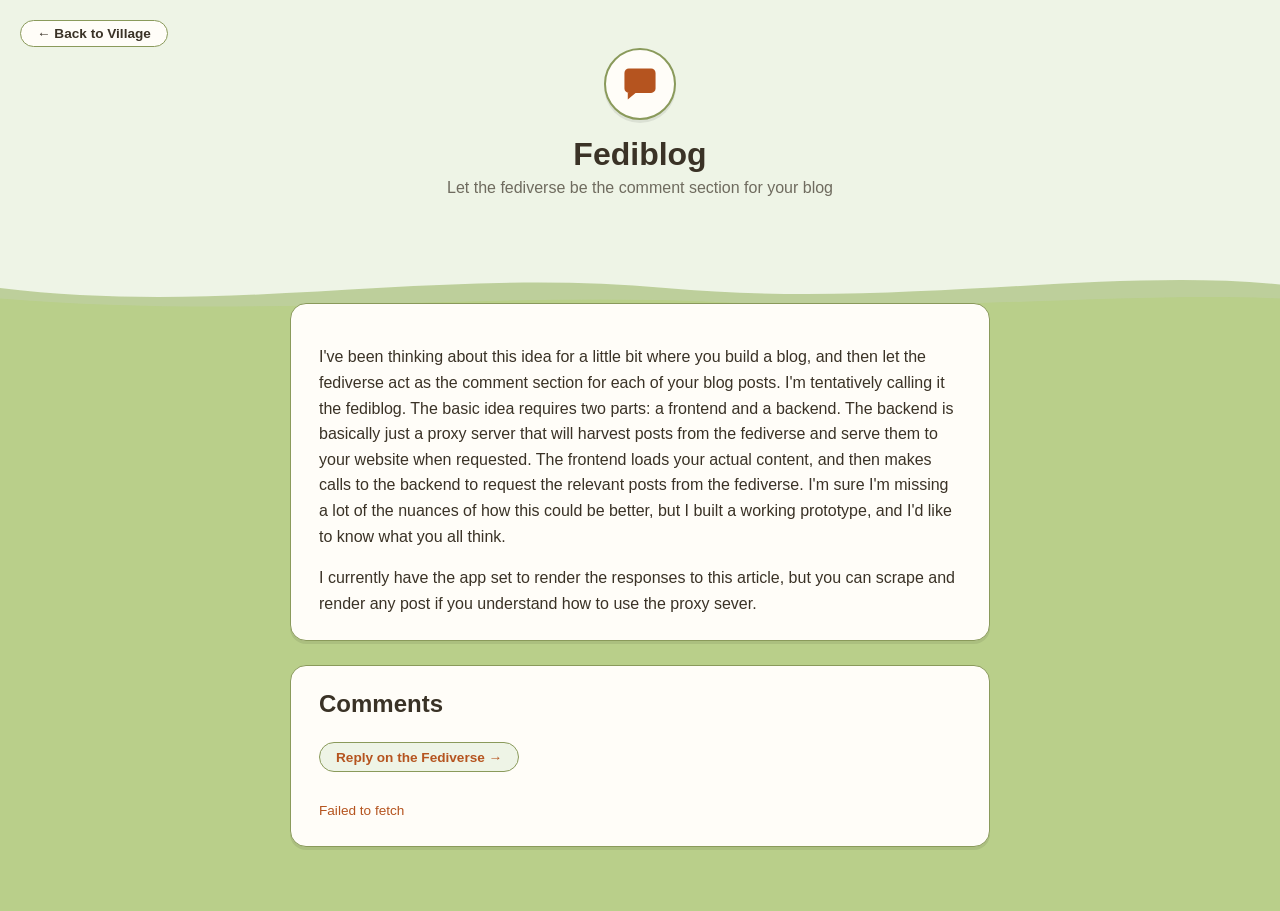
<file: apps/fediblog/index.html>
<!doctype html>
<html lang="en">
<head>
<meta charset="UTF-8" />
<meta name="viewport" content="width=device-width, initial-scale=1" />
<title>Fediblog · My Village</title>
<link rel="stylesheet" href="../../styles/fedicomments.css" />
<style>

  /* palette lifted straight from the village homepage, so this page
     reads as one of its buildings rather than a separate site */
  :root {
    --sky: #eef4e6;
    --hill: #b9cf8a;
    --hill-dark: #9db86a;
    --card-border: #8a9a5b;
    --ink: #3a3226;
    --ink-bg: #fffdf8;
    --accent: #b5541f;
  }

  * { box-sizing: border-box; }

  body {
    margin: 0;
    font-family: "Trebuchet MS", "Segoe UI", sans-serif;
    background: var(--sky);
    color: var(--ink);
  }

  .back {
    position: absolute;
    top: 1.25rem;
    left: 1.25rem;
    z-index: 10;
    display: inline-block;
    padding: 0.3rem 1rem;
    background: var(--ink-bg);
    border: 1px solid var(--card-border);
    border-radius: 999px;
    color: inherit;
    text-decoration: none;
    font-size: 0.85rem;
    font-weight: bold;
  }

  /* ---------- hero ---------- */

  .hero {
    position: relative;
    padding-top: 3rem;
  }

  .hero-inner {
    max-width: 700px;
    margin: 0 auto;
    padding: 0 1.5rem 3.5rem;
    text-align: center;
  }

  .icon-circle {
    width: 72px;
    height: 72px;
    margin: 0 auto 1rem;
    background: var(--ink-bg);
    border: 2px solid var(--card-border);
    border-radius: 50%;
    display: flex;
    align-items: center;
    justify-content: center;
    box-shadow: 0 3px 0 rgba(0, 0, 0, 0.08);
  }

  .hero h1 { margin: 0 0 0.4rem; }
  .hero p.tagline { margin: 0; opacity: 0.7; }

  .hills-divider svg {
    display: block;
    width: 100%;
    height: 70px;
  }
  .hills-divider .hill { fill: var(--hill); }
  .hills-divider .hill.back { fill: var(--hill-dark); opacity: 0.6; }

  /* ---------- content ---------- */

  main {
    margin: 0 auto;
    padding: 0 1.5rem 4rem;
    background: var(--hill);
    margin-top: -2px;
    display: flex;
    flex-direction: column;
    align-items: center;
    padding-top: 30px;
  }

  main > * + * { margin-top: 1.5rem; }

  .card {
    width: 100%;
    max-width: 700px;
    background: var(--ink-bg);
    border: 1px solid var(--card-border);
    border-radius: 16px;
    padding: 1.5rem 1.75rem;
    box-shadow: 0 3px 0 rgba(0, 0, 0, 0.08);
  }

  .card:first-of-type { margin-top: -3rem; position: relative; }

  .card h2 { margin-top: 0; }
  .card p { line-height: 1.6; max-width: 80ch; }
  .card p:last-child { margin-bottom: 0; }


</style>
</head>
<body>

<a class="back" href="../../index.html">← Back to Village</a>

<div class="hero">
  <div class="hero-inner">
    <div class="icon-circle">
      <svg width="40" height="40" viewBox="0 0 36 36" fill="none">
        <path d="M4 8a4 4 0 0 1 4-4h20a4 4 0 0 1 4 4v14a4 4 0 0 1-4 4H14l-7 6v-6H8a4 4 0 0 1-4-4V8Z" fill="var(--accent)"/>
      </svg>
    </div>
    <h1>Fediblog</h1>
    <p class="tagline">Let the fediverse be the comment section for your blog</p>
  </div>

  <div class="hills-divider">
    <svg viewBox="0 0 1000 100" preserveAspectRatio="none">
      <path class="hill back" d="M0,50 C180,90 340,20 520,50 C700,80 860,20 1000,45 V100 H0 Z"/>
      <path class="hill" d="M0,65 C200,95 380,55 560,70 C740,85 880,55 1000,65 V100 H0 Z"/>
    </svg>
  </div>
</div>

<main>
  <section class="card">
    <p>
      I've been thinking about this idea for a little bit where you build a blog, and then let the fediverse act as
      the comment section for each of your blog posts. I'm tentatively calling it the fediblog. The basic idea
      requires two parts: a frontend and a backend. The backend is basically just a proxy server that will harvest
      posts from the fediverse and serve them to your website when requested. The frontend loads your actual
      content, and then makes calls to the backend to request the relevant posts from the fediverse. I'm sure I'm
      missing a lot of the nuances of how this could be better, but I built a working prototype, and I'd like to
      know what you all think.
    </p>
    <p>
      I currently have the app set to render the responses to this article, but you can scrape and render any post
      if you understand how to use the proxy sever.
    </p>
  </section>

  <section class="card">
    <h2>Comments</h2>
    <a id="reply" class="reply-link" href="https://theforkiverse.com/@dmillerfork/116803171941179724" target="_blank" rel="noopener">Reply on the Fediverse →</a>
    <div id="comments">
      <p class="comments-loading">Loading comments…</p>
    </div>
    <p id="error" class="comment-error"></p>
  </section>
</main>

<script>
        const id = "116803171941179724";
	document.getElementById("reply").href =`https://theforkiverse.com/@dmillerfork/${id}`
</script>
<script src="../../scripts/fedicomments.js"></script>

</body>
</html>
</file>
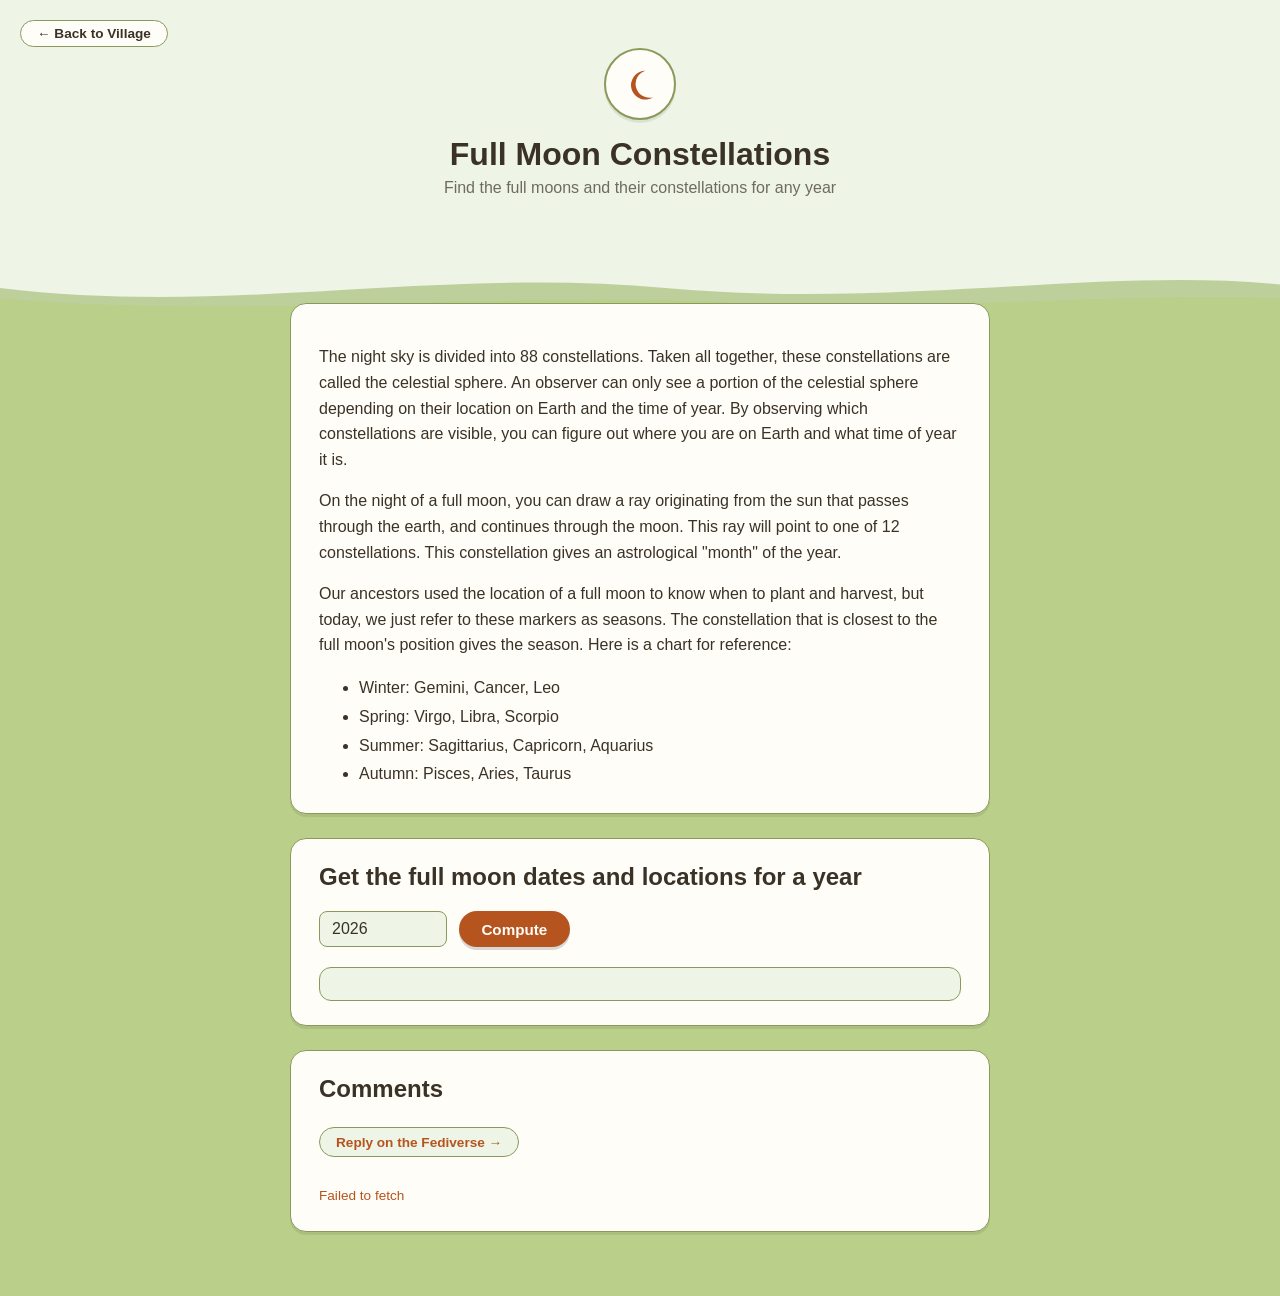
<file: apps/libastro/index.html>
<!doctype html>
<html lang="en">
<head>
<meta charset="UTF-8" />
<meta name="viewport" content="width=device-width, initial-scale=1" />
<title>Full Moon Constellations · My Village</title>
<link rel="stylesheet" href="../../styles/fedicomments.css" />
<style>

  /* palette lifted straight from the village homepage, so this page
     reads as one of its buildings rather than a separate site */
  :root {
    --sky: #eef4e6;
    --hill: #b9cf8a;
    --hill-dark: #9db86a;
    --card-border: #8a9a5b;
    --ink: #3a3226;
    --ink-bg: #fffdf8;
    --accent: #b5541f;
  }

  * { box-sizing: border-box; }

  body {
    margin: 0;
    font-family: "Trebuchet MS", "Segoe UI", sans-serif;
    background: var(--sky);
    color: var(--ink);
  }

  .back {
    position: absolute;
    top: 1.25rem;
    left: 1.25rem;
    z-index: 10;
    display: inline-block;
    padding: 0.3rem 1rem;
    background: var(--ink-bg);
    border: 1px solid var(--card-border);
    border-radius: 999px;
    color: inherit;
    text-decoration: none;
    font-size: 0.85rem;
    font-weight: bold;
  }

  /* ---------- hero: sky up top, hill wave straddled by a moon, same
     trick as straddle.html but using the homepage's hill/sky colors ---------- */

  .hero {
    position: relative;
    padding-top: 3rem;
  }

  .hero-inner {
    max-width: 700px;
    margin: 0 auto;
    padding: 0 1.5rem 3.5rem;
    text-align: center;
  }

  .moon {
    width: 72px;
    height: 72px;
    margin: 0 auto 1rem;
    background: var(--ink-bg);
    border: 2px solid var(--card-border);
    border-radius: 50%;
    display: flex;
    align-items: center;
    justify-content: center;
    box-shadow: 0 3px 0 rgba(0, 0, 0, 0.08);
  }

  .hero h1 { margin: 0 0 0.4rem; }
  .hero p.tagline { margin: 0; opacity: 0.7; }

  .hills-divider svg {
    display: block;
    width: 100%;
    height: 70px;
  }
  .hills-divider .hill { fill: var(--hill); }
  .hills-divider .hill.back { fill: var(--hill-dark); opacity: 0.6; }

  /* ---------- content ---------- */

  main {
    margin: 0 auto;
    padding: 0 1.5rem 4rem;
    background: var(--hill);
    margin-top: -2px;
    display: flex;
    flex-direction: column;
    align-items: center;
    padding-top: 30px;
  }

  main > * + * { margin-top: 1.5rem; }

  .card {
    width: 100%;
    max-width: 700px;
    background: var(--ink-bg);
    border: 1px solid var(--card-border);
    border-radius: 16px;
    padding: 1.5rem 1.75rem;
    box-shadow: 0 3px 0 rgba(0, 0, 0, 0.08);
  }

  .card:first-of-type { margin-top: -3rem; position: relative; }

  .card h2 { margin-top: 0; }
  .card p { line-height: 1.6; }
  .card p:last-child { margin-bottom: 0; }
  .card ul { line-height: 1.8; margin-bottom: 0; }

  .controls {
    display: flex;
    align-items: center;
    gap: 0.75rem;
    flex-wrap: wrap;
  }

  .controls input[type="number"] {
    font-family: inherit;
    font-size: 1rem;
    padding: 0.5rem 0.75rem;
    border: 1px solid var(--card-border);
    border-radius: 8px;
    background: var(--sky);
    color: var(--ink);
    width: 8rem;
  }

  .controls button {
    font-family: inherit;
    font-size: 0.95rem;
    font-weight: bold;
    color: var(--ink-bg);
    background: var(--accent);
    border: none;
    border-radius: 999px;
    padding: 0.6rem 1.4rem;
    cursor: pointer;
    transition: transform 0.15s ease, box-shadow 0.15s ease;
    box-shadow: 0 3px 0 rgba(0, 0, 0, 0.15);
  }

  .controls button:hover {
    transform: translateY(-2px);
    box-shadow: 0 5px 0 rgba(0, 0, 0, 0.15);
  }

  #output {
    margin-top: 1.25rem;
    margin-bottom: 0;
    background: var(--sky);
    border: 1px solid var(--card-border);
    border-radius: 12px;
    padding: 1rem;
    min-height: 1.5rem;
    overflow-x: auto;
    font-size: 0.9rem;
  }


</style>
</head>
<body>

<a class="back" href="../../index.html">← Back to Village</a>

<div class="hero">
  <div class="hero-inner">
    <div class="moon">
      <svg width="40" height="40" viewBox="0 0 36 36" fill="none">
        <path d="M23 6a13 13 0 1 0 7 23.9A11 11 0 0 1 23 6Z" fill="var(--accent)"/>
      </svg>
    </div>
    <h1>Full Moon Constellations</h1>
    <p class="tagline">Find the full moons and their constellations for any year</p>
  </div>

  <div class="hills-divider">
    <svg viewBox="0 0 1000 100" preserveAspectRatio="none">
      <path class="hill back" d="M0,50 C180,90 340,20 520,50 C700,80 860,20 1000,45 V100 H0 Z"/>
      <path class="hill" d="M0,65 C200,95 380,55 560,70 C740,85 880,55 1000,65 V100 H0 Z"/>
    </svg>
  </div>
</div>

<main>
  <section class="card">
    <p>
      The night sky is divided into 88 constellations. Taken all together, these constellations are called the
      celestial sphere. An observer can only see a portion of the celestial sphere depending on their location on
      Earth and the time of year. By observing which constellations are visible, you can figure out where you are
      on Earth and what time of year it is.
    </p>
    <p>
      On the night of a full moon, you can draw a ray originating from the sun that passes through the earth, and
      continues through the moon. This ray will point to one of 12 constellations. This constellation gives an
      astrological "month" of the year.
    </p>
    <p>
      Our ancestors used the location of a full moon to know when to plant and harvest, but today, we just refer
      to these markers as seasons. The constellation that is closest to the full moon's position gives the season.
      Here is a chart for reference:
    </p>
    <ul>
      <li>Winter: Gemini, Cancer, Leo</li>
      <li>Spring: Virgo, Libra, Scorpio</li>
      <li>Summer: Sagittarius, Capricorn, Aquarius</li>
      <li>Autumn: Pisces, Aries, Taurus</li>
    </ul>
  </section>

  <section class="card">
    <h2>Get the full moon dates and locations for a year</h2>
    <div class="controls">
      <input id="yearInput" type="number" min="0" max="9999" value="2026">
      <button id="runBtn">Compute</button>
    </div>
    <pre id="output"></pre>
  </section>
  <section class="card">
    <h2>Comments</h2>
    <a id="reply" class="reply-link" href="https://theforkiverse.com/@dmillerfork/116780429376062673" target="_blank" rel="noopener">Reply on the Fediverse →</a>
    <div id="comments">
      <p class="comments-loading">Loading comments…</p>
    </div>
    <p id="error" class="comment-error"></p>
  </section>
</main>

<script src="astro.js"></script>
<script>
  let wasm;

  Astro({
    print: function(text) {
      const out = document.getElementById("output");
      out.textContent += text + "\n";
    }
  }).then(function(Module) {
    wasm = Module;
  });

  document.getElementById("runBtn").onclick = function() {
    const year = parseInt(document.getElementById("yearInput").value);
    const out = document.getElementById("output");
    out.textContent = "";
    wasm.ccall('fullmoons_for_year', 'number', ['number'], [year]);
  };
</script>
<script>
        const id = "116168982888956265";
	document.getElementById("reply").href =`https://theforkiverse.com/@dmillerfork/${id}`
</script>
<script src="../../scripts/fedicomments.js"></script>
	
</body>
</html>
</file>
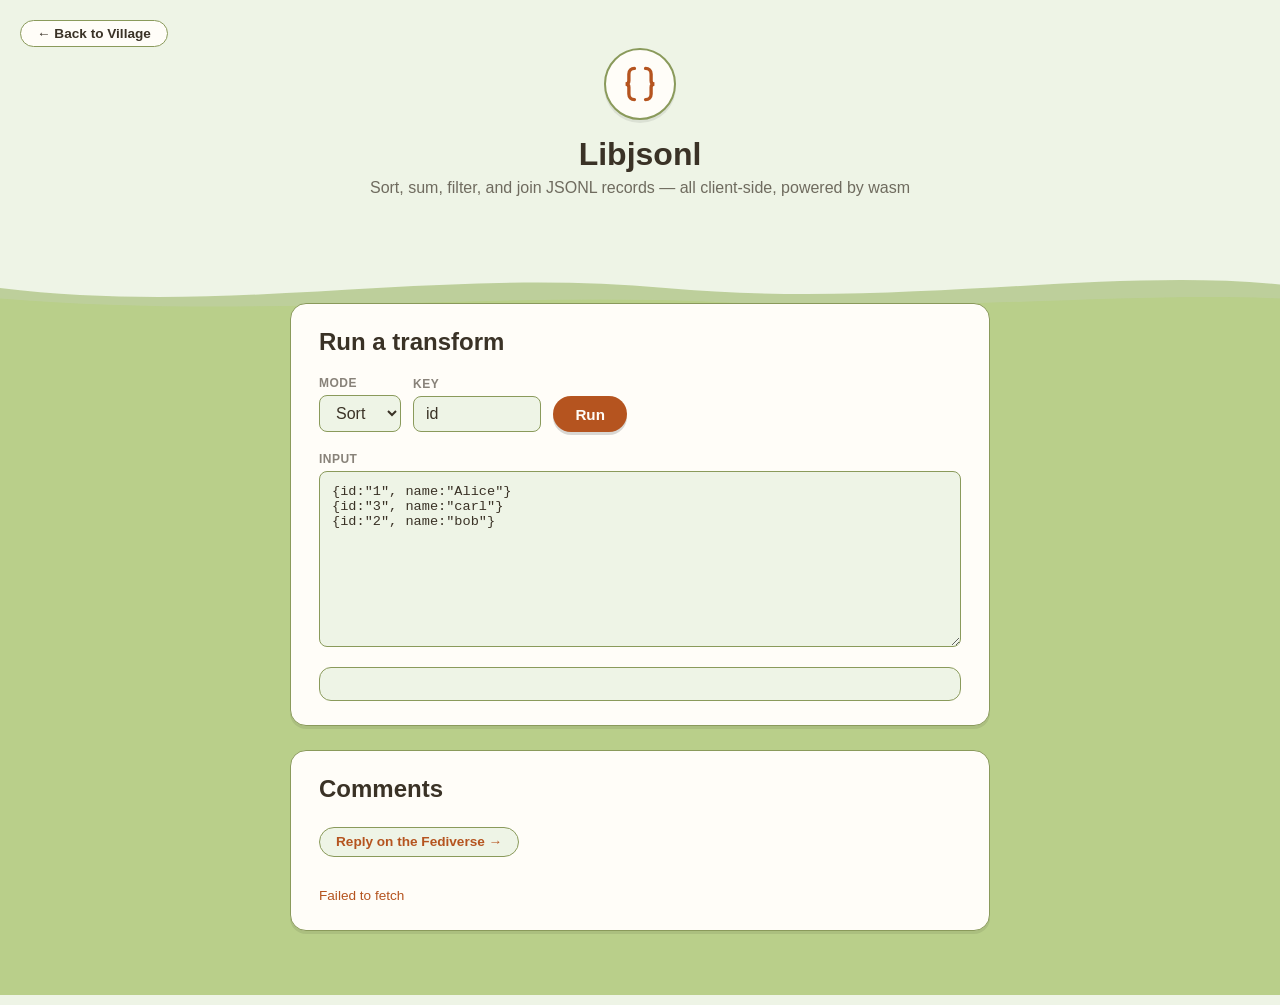
<file: apps/libjsonl/index.html>
<!doctype html>
<html lang="en">
<head>
<meta charset="UTF-8" />
<meta name="viewport" content="width=device-width, initial-scale=1" />
<title>Libjsonl · My Village</title>
<link rel="stylesheet" href="../../styles/fedicomments.css" />
<style>

  /* palette lifted straight from the village homepage, so this page
     reads as one of its buildings rather than a separate site */
  :root {
    --sky: #eef4e6;
    --hill: #b9cf8a;
    --hill-dark: #9db86a;
    --card-border: #8a9a5b;
    --ink: #3a3226;
    --ink-bg: #fffdf8;
    --accent: #b5541f;
  }

  * { box-sizing: border-box; }

  body {
    margin: 0;
    font-family: "Trebuchet MS", "Segoe UI", sans-serif;
    background: var(--sky);
    color: var(--ink);
  }

  .back {
    position: absolute;
    top: 1.25rem;
    left: 1.25rem;
    z-index: 10;
    display: inline-block;
    padding: 0.3rem 1rem;
    background: var(--ink-bg);
    border: 1px solid var(--card-border);
    border-radius: 999px;
    color: inherit;
    text-decoration: none;
    font-size: 0.85rem;
    font-weight: bold;
  }

  /* ---------- hero ---------- */

  .hero {
    position: relative;
    padding-top: 3rem;
  }

  .hero-inner {
    max-width: 700px;
    margin: 0 auto;
    padding: 0 1.5rem 3.5rem;
    text-align: center;
  }

  .icon-circle {
    width: 72px;
    height: 72px;
    margin: 0 auto 1rem;
    background: var(--ink-bg);
    border: 2px solid var(--card-border);
    border-radius: 50%;
    display: flex;
    align-items: center;
    justify-content: center;
    box-shadow: 0 3px 0 rgba(0, 0, 0, 0.08);
  }

  .hero h1 { margin: 0 0 0.4rem; }
  .hero p.tagline { margin: 0; opacity: 0.7; }

  .hills-divider svg {
    display: block;
    width: 100%;
    height: 70px;
  }
  .hills-divider .hill { fill: var(--hill); }
  .hills-divider .hill.back { fill: var(--hill-dark); opacity: 0.6; }

  /* ---------- content ---------- */

  main {
    margin: 0 auto;
    padding: 0 1.5rem 4rem;
    background: var(--hill);
    margin-top: -2px;
    display: flex;
    flex-direction: column;
    align-items: center;
    padding-top: 30px;
  }

  main > * + * { margin-top: 1.5rem; }

  .card {
    width: 100%;
    max-width: 700px;
    background: var(--ink-bg);
    border: 1px solid var(--card-border);
    border-radius: 16px;
    padding: 1.5rem 1.75rem;
    box-shadow: 0 3px 0 rgba(0, 0, 0, 0.08);
  }

  .card:first-of-type { margin-top: -3rem; position: relative; }

  .card h2 { margin-top: 0; }
  .card p { line-height: 1.6; }
  .card p:last-child { margin-bottom: 0; }

  .controls {
    display: flex;
    align-items: center;
    gap: 0.75rem;
    flex-wrap: wrap;
  }

  .field {
    display: flex;
    flex-direction: column;
    gap: 0.3rem;
  }

  .field label {
    font-size: 0.75rem;
    font-weight: bold;
    text-transform: uppercase;
    letter-spacing: 0.04em;
    opacity: 0.6;
  }

  .controls select,
  .controls input[type="text"] {
    font-family: inherit;
    font-size: 1rem;
    padding: 0.5rem 0.75rem;
    border: 1px solid var(--card-border);
    border-radius: 8px;
    background: var(--sky);
    color: var(--ink);
  }

  .controls input[type="text"] { width: 8rem; }

  .controls button {
    font-family: inherit;
    font-size: 0.95rem;
    font-weight: bold;
    color: var(--ink-bg);
    background: var(--accent);
    border: none;
    border-radius: 999px;
    padding: 0.6rem 1.4rem;
    cursor: pointer;
    transition: transform 0.15s ease, box-shadow 0.15s ease;
    box-shadow: 0 3px 0 rgba(0, 0, 0, 0.15);
    align-self: flex-end;
  }

  .controls button:hover {
    transform: translateY(-2px);
    box-shadow: 0 5px 0 rgba(0, 0, 0, 0.15);
  }

  .textareas {
    display: flex;
    gap: 1rem;
    flex-wrap: wrap;
    margin-top: 1.25rem;
  }

  .textareas .field { flex: 1 1 260px; }

  textarea {
    font-family: "SFMono-Regular", Consolas, monospace;
    font-size: 0.85rem;
    padding: 0.75rem;
    border: 1px solid var(--card-border);
    border-radius: 8px;
    background: var(--sky);
    color: var(--ink);
    resize: vertical;
    width: 100%;
  }

  #output {
    margin-top: 1.25rem;
    margin-bottom: 0;
    background: var(--sky);
    border: 1px solid var(--card-border);
    border-radius: 12px;
    padding: 1rem;
    min-height: 1.5rem;
    overflow-x: auto;
    font-size: 0.9rem;
  }

</style>
</head>
<body>

<a class="back" href="../../index.html">← Back to Village</a>

<div class="hero">
  <div class="hero-inner">
    <div class="icon-circle">
      <svg width="40" height="40" viewBox="0 0 36 36" fill="none">
        <path d="M13 4c-3 0-5 2-5 5v6c0 2-1 3-3 3 2 0 3 1 3 3v6c0 3 2 5 5 5" stroke="var(--accent)" stroke-width="3" stroke-linecap="round" fill="none"/>
        <path d="M23 4c3 0 5 2 5 5v6c0 2 1 3 3 3-2 0-3 1-3 3v6c0 3-2 5-5 5" stroke="var(--accent)" stroke-width="3" stroke-linecap="round" fill="none"/>
      </svg>
    </div>
    <h1>Libjsonl</h1>
    <p class="tagline">Sort, sum, filter, and join JSONL records — all client-side, powered by wasm</p>
  </div>

  <div class="hills-divider">
    <svg viewBox="0 0 1000 100" preserveAspectRatio="none">
      <path class="hill back" d="M0,50 C180,90 340,20 520,50 C700,80 860,20 1000,45 V100 H0 Z"/>
      <path class="hill" d="M0,65 C200,95 380,55 560,70 C740,85 880,55 1000,65 V100 H0 Z"/>
    </svg>
  </div>
</div>

<main>
  <section class="card">
    <h2>Run a transform</h2>
    <div class="controls">
      <div class="field">
        <label for="mode">Mode</label>
        <select id="mode">
          <option value="sort">Sort</option>
          <option value="sum">Sum</option>
          <option value="filter">Filter</option>
          <option value="join">Join</option>
        </select>
      </div>

      <div class="field">
        <label for="key">Key</label>
        <input id="key" type="text" value="id">
      </div>

      <span id="valBox" class="field" style="display:none;">
        <label for="val">Val</label>
        <input id="val" type="text" value="2">
      </span>

      <button id="runBtn">Run</button>
    </div>

    <div class="textareas">
      <div class="field">
        <label for="input">Input</label>
        <textarea id="input" rows="10">{id:"1", name:"Alice"}
{id:"3", name:"carl"}
{id:"2", name:"bob"}</textarea>
      </div>

      <span id="joinBox" class="field" style="display:none;">
        <label for="input2">Join against</label>
        <textarea id="input2" rows="10">{id:"1", name:"Alice"}
{id:"3", name:"carl"}
{id:"2", name:"bob"}</textarea>
      </span>
    </div>

    <pre id="output"></pre>
  </section>

  <section class="card">
    <h2>Comments</h2>
    <a id="reply" class="reply-link" href="https://theforkiverse.com/@dmillerfork/000000000000000000" target="_blank" rel="noopener">Reply on the Fediverse →</a>
    <div id="comments">
      <p class="comments-loading">Loading comments…</p>
    </div>
    <p id="error" class="comment-error"></p>
  </section>
</main>

<script>
        const id = "116189125017646816"; 
	document.getElementById("reply").href =`https://theforkiverse.com/@dmillerfork/${id}`
</script>
<script src="../../scripts/fedicomments.js"></script>

<script>
const mode = document.getElementById("mode");
const valBox = document.getElementById("valBox");
const joinBox = document.getElementById("joinBox");

mode.addEventListener("change", function () {
	valBox.style.display = (mode.value === "filter") ? "inline-flex" : "none";
	joinBox.style.display = (mode.value === "join") ? "inline-flex" : "none";
});
</script>

<script src="jsonl.js"></script>

<script>
let wasm;

jsonl({
  print: function(text) {
    const out = document.getElementById("output");
    out.textContent += text + "\n";
  }
}).then(function(Module) {
  wasm = Module;
});

document.getElementById("runBtn").onclick = function() {
  const input = document.getElementById("input").value;
  const input2 = document.getElementById("input2").value;
  const key = document.getElementById("key").value;
  const mode = document.getElementById("mode").value;
	const val = document.getElementById("val").value;

  const out = document.getElementById("output");
  out.textContent = "";

  if (mode === "sort") {
    wasm.ccall(
      'jsonl_wasm_sort',
      'void',
      ['string','number','string'],
      [input, input.length, key]
    );
  } else if (mode === "sum") {
    wasm.ccall(
      'jsonl_wasm_sum',
      'void',
      ['string','number','string'],
      [input, input.length, key]
    );
  } else if (mode === "filter") {
    wasm.ccall(
      'jsonl_wasm_filter',
      'int',
      ['string','number','string', 'string'],
      [input, input.length, key, val]
    );
  } else if (mode === "join") {
    wasm.ccall(
      'jsonl_wasm_join',
      'int',
      ['string', 'string', 'number', 'number', 'string'],
      [input, input2, input.length, input2.length, key]
    );
  }
};
</script>

</body>
</html>
</file>
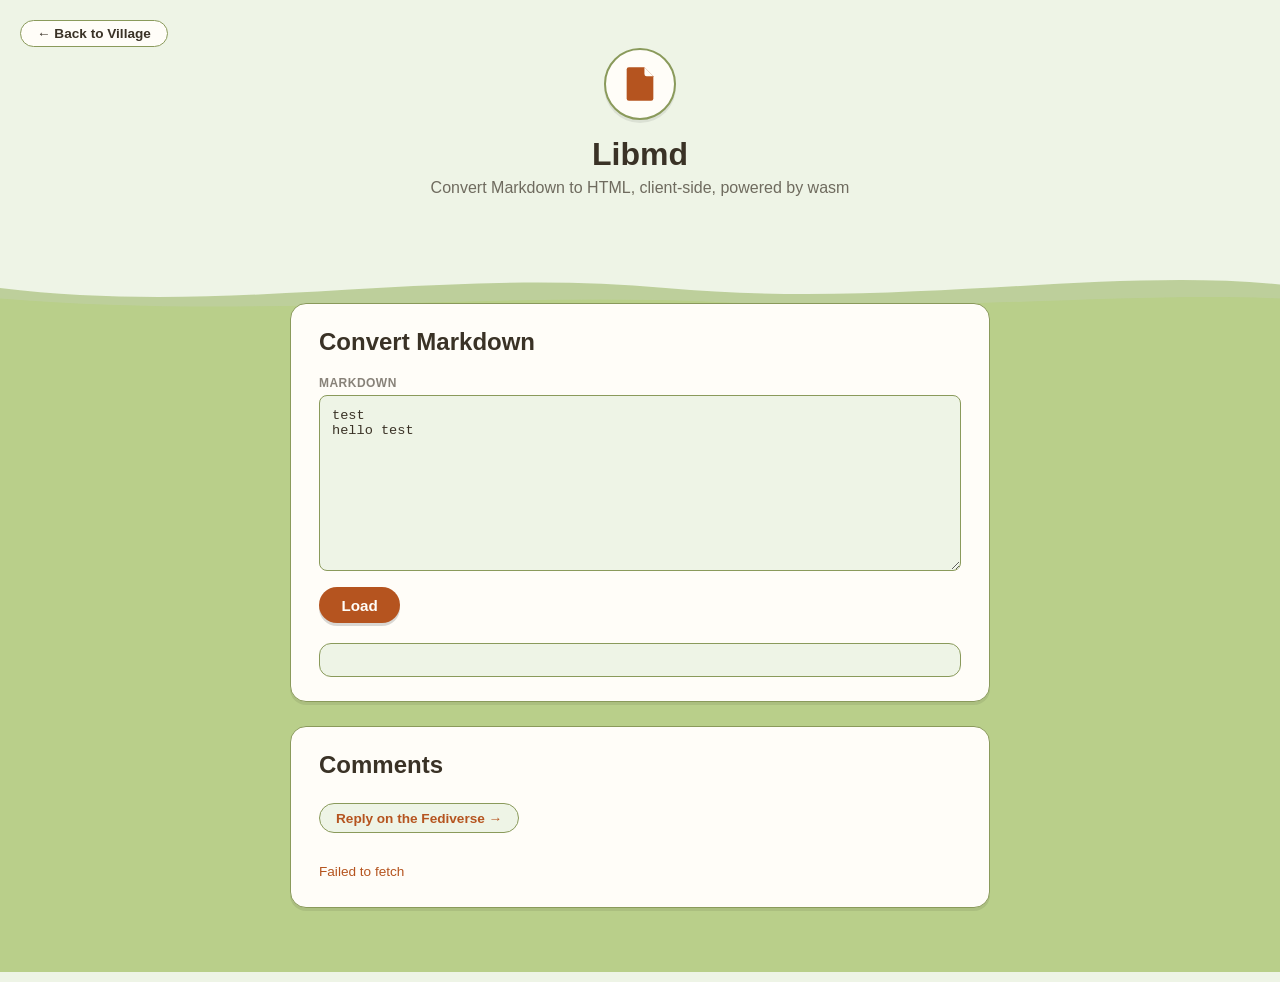
<file: apps/libmd/index.html>
<!doctype html>
<html lang="en">
<head>
<meta charset="UTF-8" />
<meta name="viewport" content="width=device-width, initial-scale=1" />
<title>Libmd · My Village</title>
<link rel="stylesheet" href="../../styles/fedicomments.css" />
<style>

  /* palette lifted straight from the village homepage, so this page
     reads as one of its buildings rather than a separate site */
  :root {
    --sky: #eef4e6;
    --hill: #b9cf8a;
    --hill-dark: #9db86a;
    --card-border: #8a9a5b;
    --ink: #3a3226;
    --ink-bg: #fffdf8;
    --accent: #b5541f;
  }

  * { box-sizing: border-box; }

  body {
    margin: 0;
    font-family: "Trebuchet MS", "Segoe UI", sans-serif;
    background: var(--sky);
    color: var(--ink);
  }

  .back {
    position: absolute;
    top: 1.25rem;
    left: 1.25rem;
    z-index: 10;
    display: inline-block;
    padding: 0.3rem 1rem;
    background: var(--ink-bg);
    border: 1px solid var(--card-border);
    border-radius: 999px;
    color: inherit;
    text-decoration: none;
    font-size: 0.85rem;
    font-weight: bold;
  }

  /* ---------- hero ---------- */

  .hero {
    position: relative;
    padding-top: 3rem;
  }

  .hero-inner {
    max-width: 700px;
    margin: 0 auto;
    padding: 0 1.5rem 3.5rem;
    text-align: center;
  }

  .icon-circle {
    width: 72px;
    height: 72px;
    margin: 0 auto 1rem;
    background: var(--ink-bg);
    border: 2px solid var(--card-border);
    border-radius: 50%;
    display: flex;
    align-items: center;
    justify-content: center;
    box-shadow: 0 3px 0 rgba(0, 0, 0, 0.08);
  }

  .hero h1 { margin: 0 0 0.4rem; }
  .hero p.tagline { margin: 0; opacity: 0.7; }

  .hills-divider svg {
    display: block;
    width: 100%;
    height: 70px;
  }
  .hills-divider .hill { fill: var(--hill); }
  .hills-divider .hill.back { fill: var(--hill-dark); opacity: 0.6; }

  /* ---------- content ---------- */

  main {
    margin: 0 auto;
    padding: 0 1.5rem 4rem;
    background: var(--hill);
    margin-top: -2px;
    display: flex;
    flex-direction: column;
    align-items: center;
    padding-top: 30px;
  }

  main > * + * { margin-top: 1.5rem; }

  .card {
    width: 100%;
    max-width: 700px;
    background: var(--ink-bg);
    border: 1px solid var(--card-border);
    border-radius: 16px;
    padding: 1.5rem 1.75rem;
    box-shadow: 0 3px 0 rgba(0, 0, 0, 0.08);
  }

  .card:first-of-type { margin-top: -3rem; position: relative; }

  .card h2 { margin-top: 0; }
  .card p { line-height: 1.6; }
  .card p:last-child { margin-bottom: 0; }

  .field {
    display: flex;
    flex-direction: column;
    gap: 0.3rem;
  }

  .field label {
    font-size: 0.75rem;
    font-weight: bold;
    text-transform: uppercase;
    letter-spacing: 0.04em;
    opacity: 0.6;
  }

  textarea {
    font-family: "SFMono-Regular", Consolas, monospace;
    font-size: 0.85rem;
    padding: 0.75rem;
    border: 1px solid var(--card-border);
    border-radius: 8px;
    background: var(--sky);
    color: var(--ink);
    resize: vertical;
    width: 100%;
  }

  .controls {
    margin-top: 1rem;
  }

  .controls button {
    font-family: inherit;
    font-size: 0.95rem;
    font-weight: bold;
    color: var(--ink-bg);
    background: var(--accent);
    border: none;
    border-radius: 999px;
    padding: 0.6rem 1.4rem;
    cursor: pointer;
    transition: transform 0.15s ease, box-shadow 0.15s ease;
    box-shadow: 0 3px 0 rgba(0, 0, 0, 0.15);
  }

  .controls button:hover {
    transform: translateY(-2px);
    box-shadow: 0 5px 0 rgba(0, 0, 0, 0.15);
  }

  #output {
    margin-top: 1.25rem;
    margin-bottom: 0;
    background: var(--sky);
    border: 1px solid var(--card-border);
    border-radius: 12px;
    padding: 1rem;
    min-height: 1.5rem;
    overflow-x: auto;
    font-size: 0.9rem;
  }

</style>
</head>
<body>

<a class="back" href="../../index.html">← Back to Village</a>

<div class="hero">
  <div class="hero-inner">
    <div class="icon-circle">
      <svg width="40" height="40" viewBox="0 0 36 36" fill="none">
        <path d="M8 3h14l8 8v20a2 2 0 0 1-2 2H8a2 2 0 0 1-2-2V5a2 2 0 0 1 2-2Z" fill="var(--accent)"/>
        <path d="M22 3v6a2 2 0 0 0 2 2h6" fill="var(--ink-bg)"/>
      </svg>
    </div>
    <h1>Libmd</h1>
    <p class="tagline">Convert Markdown to HTML, client-side, powered by wasm</p>
  </div>

  <div class="hills-divider">
    <svg viewBox="0 0 1000 100" preserveAspectRatio="none">
      <path class="hill back" d="M0,50 C180,90 340,20 520,50 C700,80 860,20 1000,45 V100 H0 Z"/>
      <path class="hill" d="M0,65 C200,95 380,55 560,70 C740,85 880,55 1000,65 V100 H0 Z"/>
    </svg>
  </div>
</div>

<main>
  <section class="card">
    <h2>Convert Markdown</h2>
    <div class="field">
      <label for="input">Markdown</label>
      <textarea id="input" rows="10">test
hello test</textarea>
    </div>

    <div class="controls">
      <button id="runBtn">Load</button>
    </div>

    <pre id="output"></pre>
  </section>

  <section class="card">
    <h2>Comments</h2>
    <a id="reply" class="reply-link" href="https://theforkiverse.com/@dmillerfork/000000000000000000" target="_blank" rel="noopener">Reply on the Fediverse →</a>
    <div id="comments">
      <p class="comments-loading">Loading comments…</p>
    </div>
    <p id="error" class="comment-error"></p>
  </section>
</main>

<script>
        const id = "116902000058100513"; 
	document.getElementById("reply").href =`https://theforkiverse.com/@dmillerfork/${id}`
</script>
<script src="../../scripts/fedicomments.js"></script>

<script src="md.js"></script>
<script>
  let wasm;

  md({
    print: function(text) {
      const out = document.getElementById("output");
      out.textContent += text + "\n";
    }
  }).then(function(Module) {
    wasm = Module;
  });

  let running = false;

  document.getElementById("runBtn").onclick = function() {
    if (running) return;
    running = true;

    const input = document.getElementById("input").value;
    const out = document.getElementById("output");
    out.textContent = "";

    try {
      wasm.ccall('process', 'void', ['string', 'number'], [input, input.length]);
    } finally {
      running = false;
    }
  };
</script>
</body>
</html>
</file>
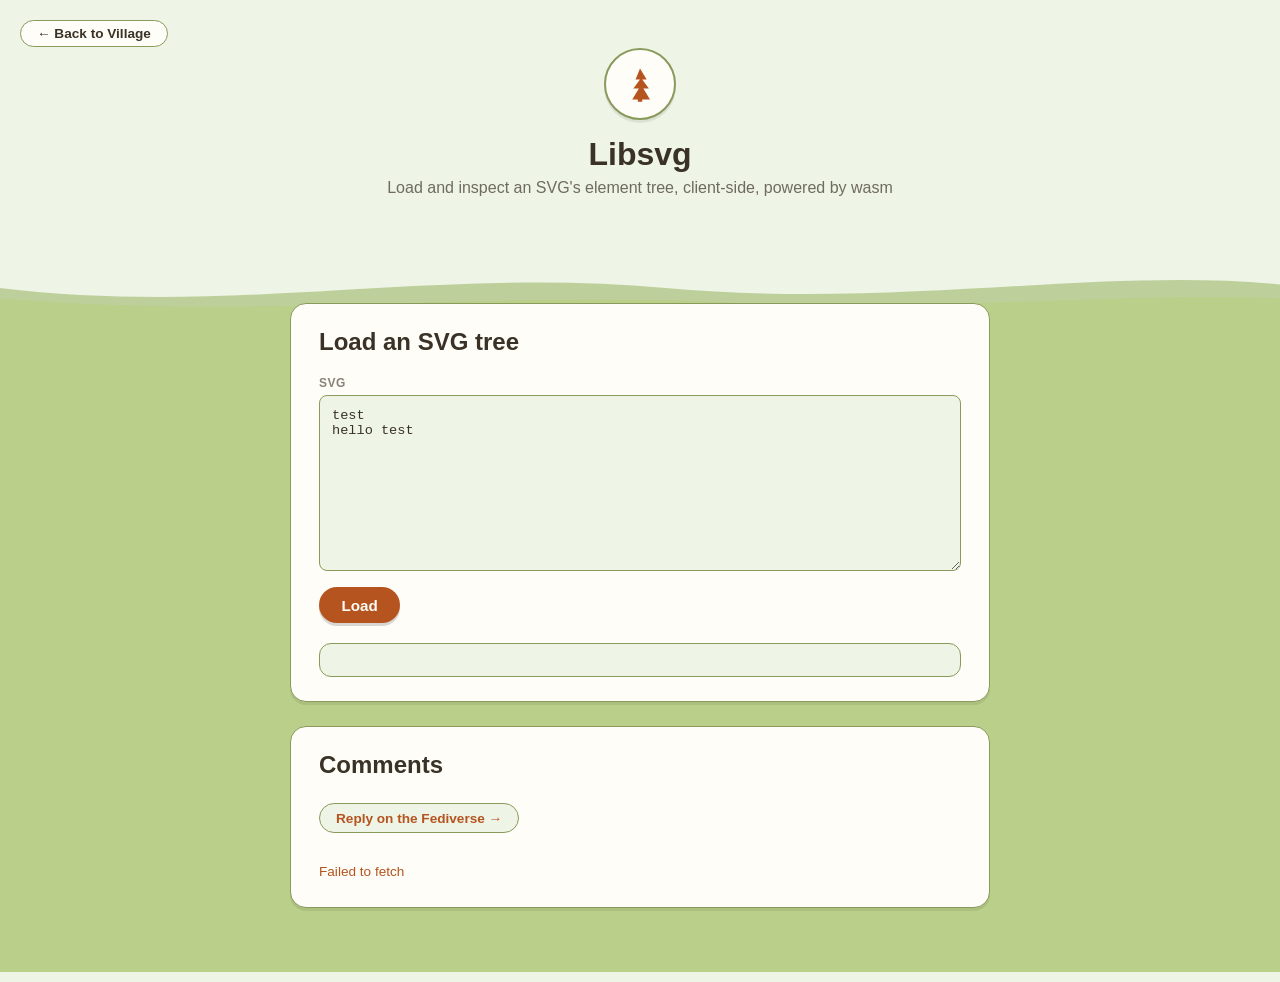
<file: apps/libsvg/index.html>
<!doctype html>
<html lang="en">
<head>
<meta charset="UTF-8" />
<meta name="viewport" content="width=device-width, initial-scale=1" />
<title>Libsvg · My Village</title>
<link rel="stylesheet" href="../../styles/fedicomments.css" />
<style>

  /* palette lifted straight from the village homepage, so this page
     reads as one of its buildings rather than a separate site */
  :root {
    --sky: #eef4e6;
    --hill: #b9cf8a;
    --hill-dark: #9db86a;
    --card-border: #8a9a5b;
    --ink: #3a3226;
    --ink-bg: #fffdf8;
    --accent: #b5541f;
  }

  * { box-sizing: border-box; }

  body {
    margin: 0;
    font-family: "Trebuchet MS", "Segoe UI", sans-serif;
    background: var(--sky);
    color: var(--ink);
  }

  .back {
    position: absolute;
    top: 1.25rem;
    left: 1.25rem;
    z-index: 10;
    display: inline-block;
    padding: 0.3rem 1rem;
    background: var(--ink-bg);
    border: 1px solid var(--card-border);
    border-radius: 999px;
    color: inherit;
    text-decoration: none;
    font-size: 0.85rem;
    font-weight: bold;
  }

  /* ---------- hero ---------- */

  .hero {
    position: relative;
    padding-top: 3rem;
  }

  .hero-inner {
    max-width: 700px;
    margin: 0 auto;
    padding: 0 1.5rem 3.5rem;
    text-align: center;
  }

  .icon-circle {
    width: 72px;
    height: 72px;
    margin: 0 auto 1rem;
    background: var(--ink-bg);
    border: 2px solid var(--card-border);
    border-radius: 50%;
    display: flex;
    align-items: center;
    justify-content: center;
    box-shadow: 0 3px 0 rgba(0, 0, 0, 0.08);
  }

  .hero h1 { margin: 0 0 0.4rem; }
  .hero p.tagline { margin: 0; opacity: 0.7; }

  .hills-divider svg {
    display: block;
    width: 100%;
    height: 70px;
  }
  .hills-divider .hill { fill: var(--hill); }
  .hills-divider .hill.back { fill: var(--hill-dark); opacity: 0.6; }

  /* ---------- content ---------- */

  main {
    margin: 0 auto;
    padding: 0 1.5rem 4rem;
    background: var(--hill);
    margin-top: -2px;
    display: flex;
    flex-direction: column;
    align-items: center;
    padding-top: 30px;
  }

  main > * + * { margin-top: 1.5rem; }

  .card {
    width: 100%;
    max-width: 700px;
    background: var(--ink-bg);
    border: 1px solid var(--card-border);
    border-radius: 16px;
    padding: 1.5rem 1.75rem;
    box-shadow: 0 3px 0 rgba(0, 0, 0, 0.08);
  }

  .card:first-of-type { margin-top: -3rem; position: relative; }

  .card h2 { margin-top: 0; }
  .card p { line-height: 1.6; }
  .card p:last-child { margin-bottom: 0; }

  .field {
    display: flex;
    flex-direction: column;
    gap: 0.3rem;
  }

  .field label {
    font-size: 0.75rem;
    font-weight: bold;
    text-transform: uppercase;
    letter-spacing: 0.04em;
    opacity: 0.6;
  }

  textarea {
    font-family: "SFMono-Regular", Consolas, monospace;
    font-size: 0.85rem;
    padding: 0.75rem;
    border: 1px solid var(--card-border);
    border-radius: 8px;
    background: var(--sky);
    color: var(--ink);
    resize: vertical;
    width: 100%;
  }

  .controls {
    margin-top: 1rem;
  }

  .controls button {
    font-family: inherit;
    font-size: 0.95rem;
    font-weight: bold;
    color: var(--ink-bg);
    background: var(--accent);
    border: none;
    border-radius: 999px;
    padding: 0.6rem 1.4rem;
    cursor: pointer;
    transition: transform 0.15s ease, box-shadow 0.15s ease;
    box-shadow: 0 3px 0 rgba(0, 0, 0, 0.15);
  }

  .controls button:hover {
    transform: translateY(-2px);
    box-shadow: 0 5px 0 rgba(0, 0, 0, 0.15);
  }

  #output {
    margin-top: 1.25rem;
    margin-bottom: 0;
    background: var(--sky);
    border: 1px solid var(--card-border);
    border-radius: 12px;
    padding: 1rem;
    min-height: 1.5rem;
    overflow-x: auto;
    font-size: 0.9rem;
  }

</style>
</head>
<body>

<a class="back" href="../../index.html">← Back to Village</a>

<div class="hero">
  <div class="hero-inner">
    <div class="icon-circle">
      <svg width="40" height="40" viewBox="0 0 36 36" fill="none">
        <path d="M18 4 24 14h-4l6 8h-5l6 10H11l6-10h-5l6-8h-4Z" fill="var(--accent)"/>
        <rect x="16" y="30" width="4" height="4" fill="var(--accent)"/>
      </svg>
    </div>
    <h1>Libsvg</h1>
    <p class="tagline">Load and inspect an SVG's element tree, client-side, powered by wasm</p>
  </div>

  <div class="hills-divider">
    <svg viewBox="0 0 1000 100" preserveAspectRatio="none">
      <path class="hill back" d="M0,50 C180,90 340,20 520,50 C700,80 860,20 1000,45 V100 H0 Z"/>
      <path class="hill" d="M0,65 C200,95 380,55 560,70 C740,85 880,55 1000,65 V100 H0 Z"/>
    </svg>
  </div>
</div>

<main>
  <section class="card">
    <h2>Load an SVG tree</h2>
    <div class="field">
      <label for="input">SVG</label>
      <textarea id="input" rows="10">test
hello test</textarea>
    </div>

    <div class="controls">
      <button id="runBtn">Load</button>
    </div>

    <pre id="output"></pre>
  </section>

  <section class="card">
    <h2>Comments</h2>
    <a id="reply" class="reply-link" href="https://theforkiverse.com/@dmillerfork/000000000000000000" target="_blank" rel="noopener">Reply on the Fediverse →</a>
    <div id="comments">
      <p class="comments-loading">Loading comments…</p>
    </div>
    <p id="error" class="comment-error"></p>
  </section>
</main>

<script>
        const id = "116443727844687297"; 
	document.getElementById("reply").href =`https://theforkiverse.com/@dmillerfork/${id}`
</script>
<script src="../../scripts/fedicomments.js"></script>

<script src="svg.js"></script>
<script>
  let wasm;

  svg({
    print: function(text) {
      const out = document.getElementById("output");
      out.textContent += text + "\n";
    }
  }).then(function(Module) {
    wasm = Module;
  });

  let running = false;

  document.getElementById("runBtn").onclick = function() {
    if (running) return;
    running = true;

    const input = document.getElementById("input").value;
    const out = document.getElementById("output");
    out.textContent = "";

    try {
      //wasm.ccall('clear', 'void', [], []);
      wasm.ccall('process', 'void', ['string', 'number'], [input, input.length]);
    } finally {
      running = false;
    }
  };
</script>
</body>
</html>
</file>
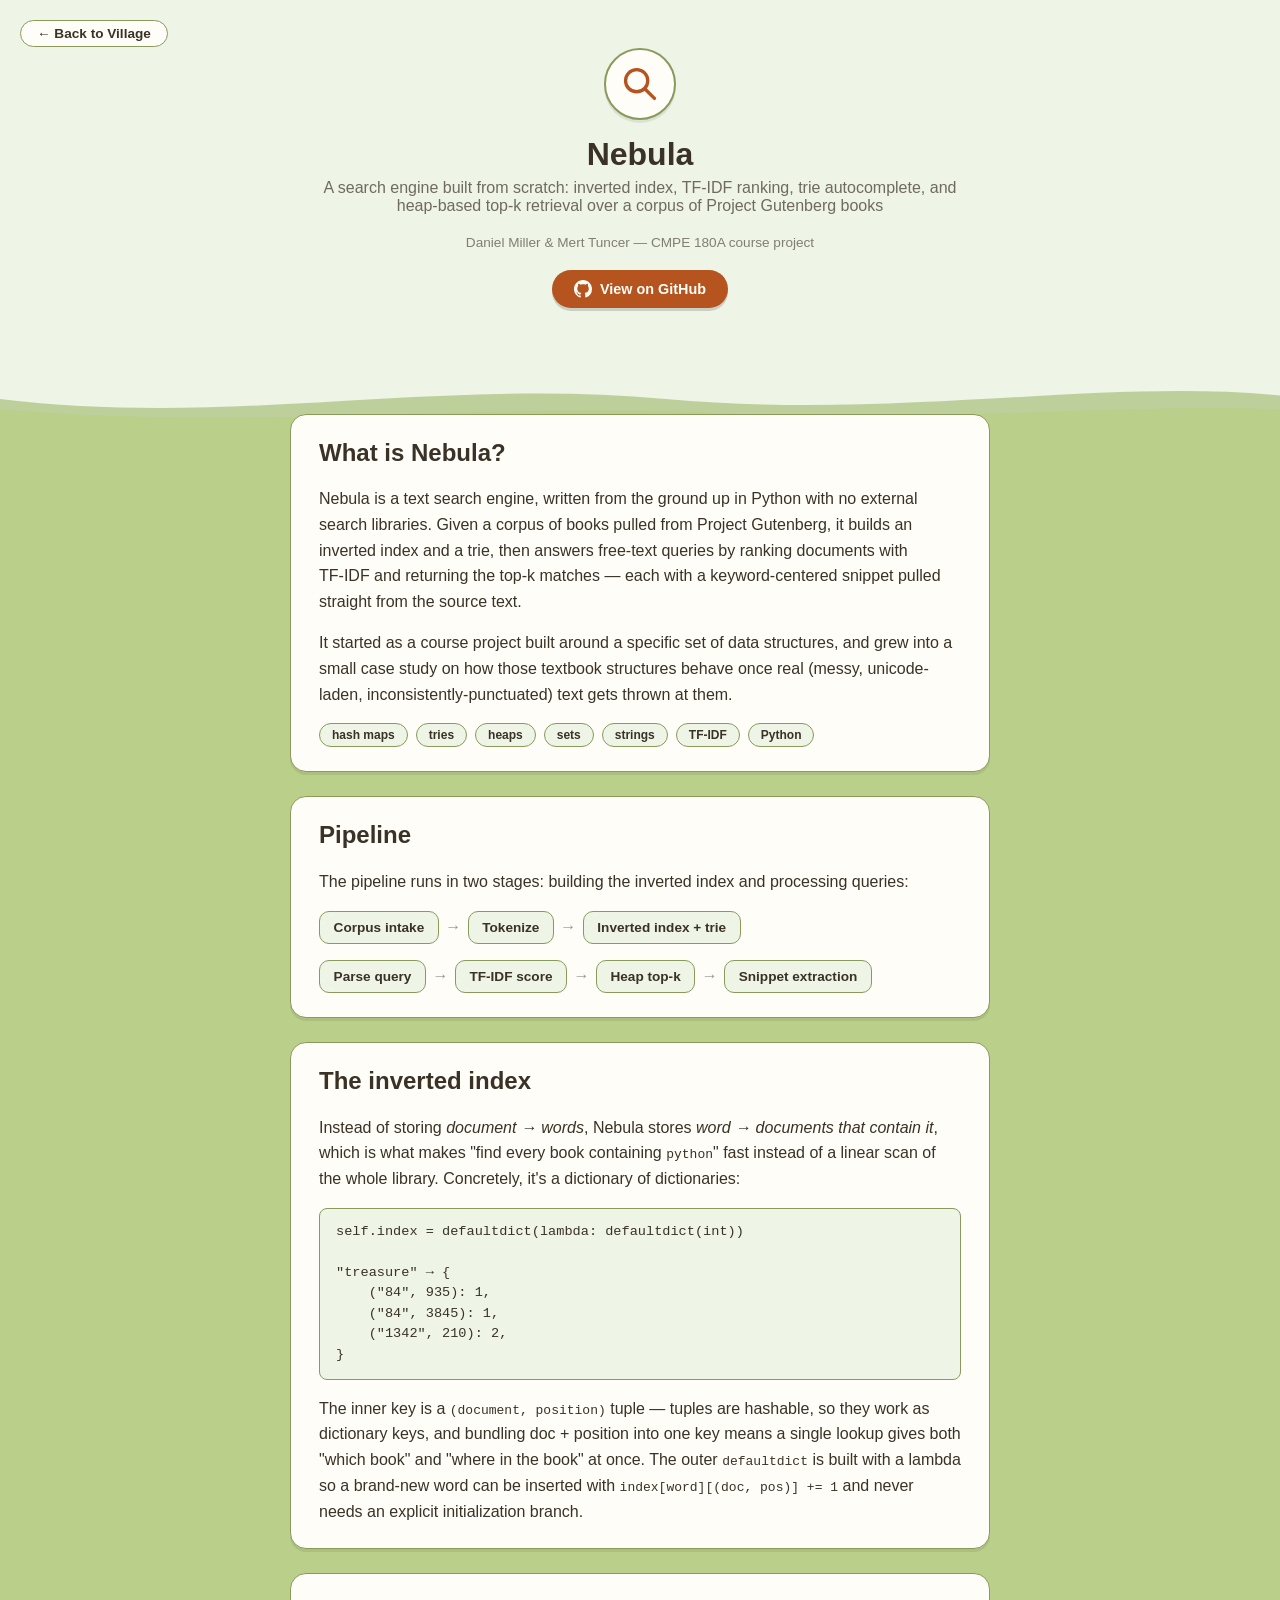
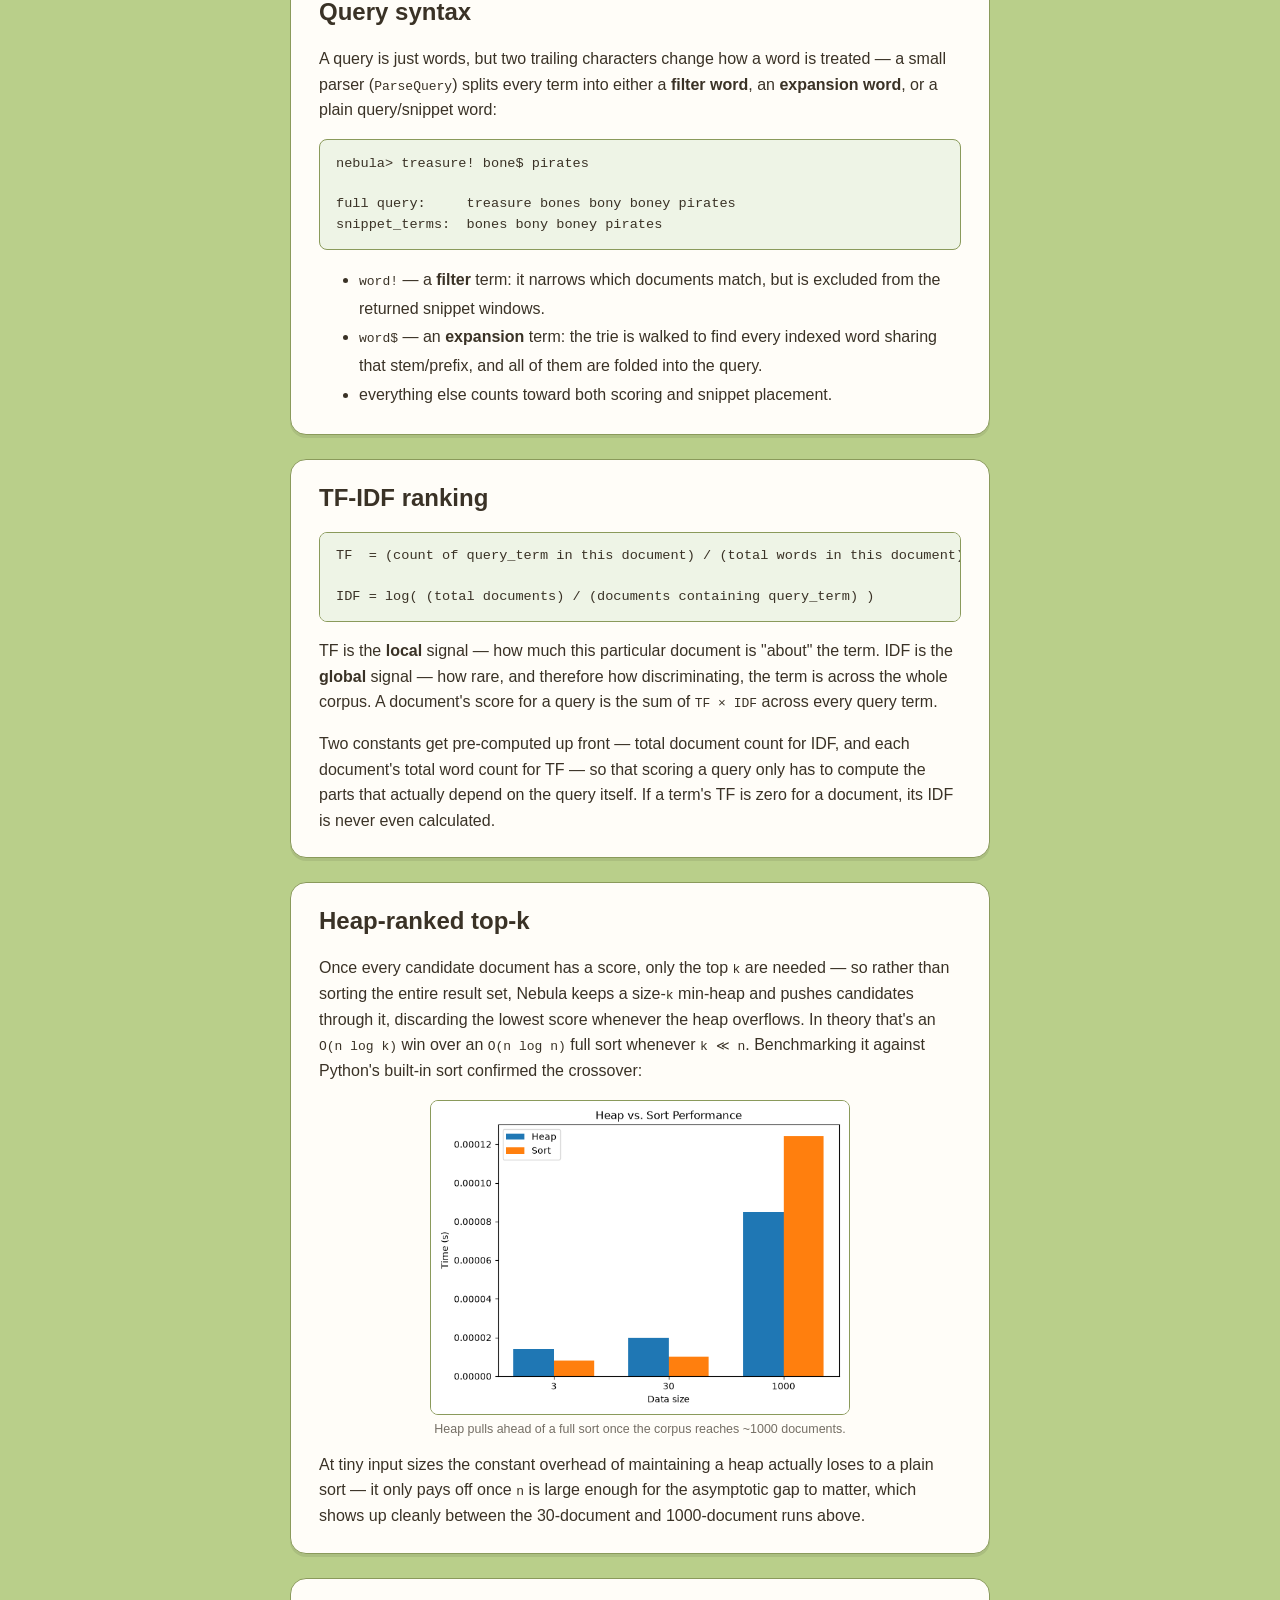
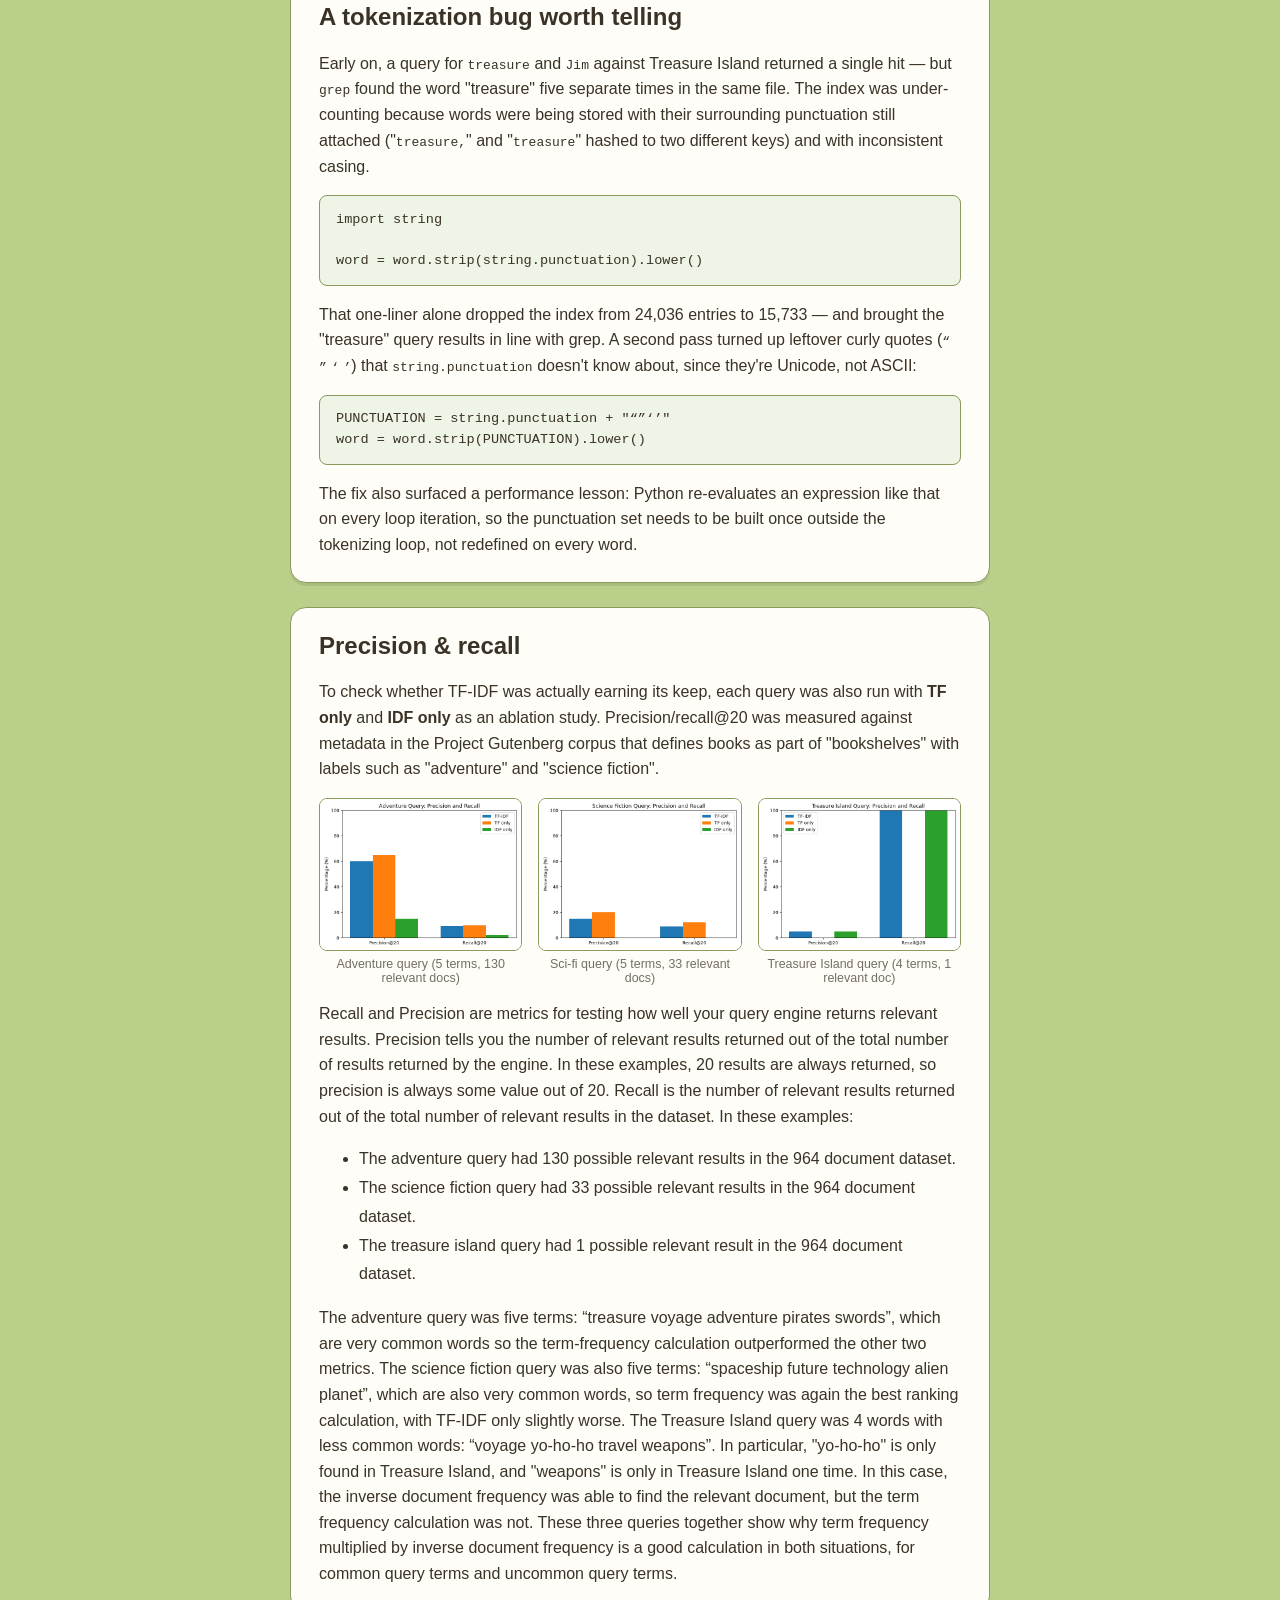
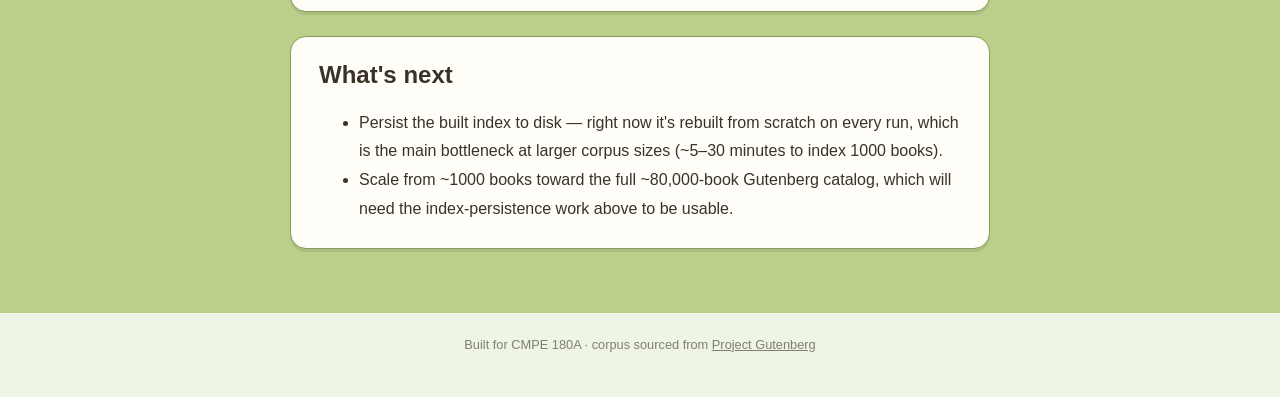
<file: apps/nebula/index.html>
<!doctype html>
<html lang="en">
<head>
<meta charset="UTF-8" />
<meta name="viewport" content="width=device-width, initial-scale=1" />
<title>Nebula · My Village</title>
<style>

  /* palette lifted straight from the village homepage, so this page
     reads as one of its buildings rather than a separate site */
  :root {
    --sky: #eef4e6;
    --hill: #b9cf8a;
    --hill-dark: #9db86a;
    --card-border: #8a9a5b;
    --ink: #3a3226;
    --ink-bg: #fffdf8;
    --accent: #b5541f;
  }

  * { box-sizing: border-box; }

  body {
    margin: 0;
    font-family: "Trebuchet MS", "Segoe UI", sans-serif;
    background: var(--sky);
    color: var(--ink);
  }

  .back {
    position: absolute;
    top: 1.25rem;
    left: 1.25rem;
    z-index: 10;
    display: inline-block;
    padding: 0.3rem 1rem;
    background: var(--ink-bg);
    border: 1px solid var(--card-border);
    border-radius: 999px;
    color: inherit;
    text-decoration: none;
    font-size: 0.85rem;
    font-weight: bold;
  }

  /* ---------- hero ---------- */

  .hero {
    position: relative;
    padding-top: 3rem;
  }

  .hero-inner {
    max-width: 700px;
    margin: 0 auto;
    padding: 0 1.5rem 3.5rem;
    text-align: center;
  }

  .icon-circle {
    width: 72px;
    height: 72px;
    margin: 0 auto 1rem;
    background: var(--ink-bg);
    border: 2px solid var(--card-border);
    border-radius: 50%;
    display: flex;
    align-items: center;
    justify-content: center;
    box-shadow: 0 3px 0 rgba(0, 0, 0, 0.08);
  }

  .hero h1 { margin: 0 0 0.4rem; }
  .hero p.tagline { margin: 0 0 1.25rem; opacity: 0.7; }
  .hero p.byline { margin: 0 0 1.25rem; font-size: 0.85rem; opacity: 0.6; }

  .github-btn {
    display: inline-flex;
    align-items: center;
    gap: 0.5rem;
    font-family: inherit;
    font-size: 0.9rem;
    font-weight: bold;
    color: var(--ink-bg);
    background: var(--accent);
    border: none;
    border-radius: 999px;
    padding: 0.6rem 1.4rem;
    text-decoration: none;
    transition: transform 0.15s ease, box-shadow 0.15s ease;
    box-shadow: 0 3px 0 rgba(0, 0, 0, 0.15);
  }

  .github-btn:hover {
    transform: translateY(-2px);
    box-shadow: 0 5px 0 rgba(0, 0, 0, 0.15);
  }

  .hills-divider svg {
    display: block;
    width: 100%;
    height: 70px;
  }
  .hills-divider .hill { fill: var(--hill); }
  .hills-divider .hill.back { fill: var(--hill-dark); opacity: 0.6; }

  /* ---------- content ---------- */

  main {
    margin: 0 auto;
    padding: 0 1.5rem 4rem;
    background: var(--hill);
    margin-top: -2px;
    display: flex;
    flex-direction: column;
    align-items: center;
    padding-top: 30px;
  }

  main > * + * { margin-top: 1.5rem; }

  .card {
    width: 100%;
    max-width: 700px;
    background: var(--ink-bg);
    border: 1px solid var(--card-border);
    border-radius: 16px;
    padding: 1.5rem 1.75rem;
    box-shadow: 0 3px 0 rgba(0, 0, 0, 0.08);
  }

  .card:first-of-type { margin-top: -3rem; position: relative; }

  .card h2 { margin-top: 0; }
  .card h3 { margin-bottom: 0.4rem; }
  .card p { line-height: 1.6; }
  .card p:last-child { margin-bottom: 0; }
  .card ul, .card ol { line-height: 1.8; }
  .card ul:last-child, .card ol:last-child { margin-bottom: 0; }

  .tag-row {
    display: flex;
    flex-wrap: wrap;
    gap: 0.5rem;
    margin: 0.75rem 0 0;
  }

  .tag {
    font-size: 0.75rem;
    font-weight: bold;
    background: var(--sky);
    border: 1px solid var(--card-border);
    border-radius: 999px;
    padding: 0.25rem 0.75rem;
  }

  /* code / terminal style blocks, matching the monospace #output
     styling used on the other project pages */
  .code {
    font-family: "SFMono-Regular", Consolas, monospace;
    font-size: 0.85rem;
    background: var(--sky);
    border: 1px solid var(--card-border);
    border-radius: 8px;
    padding: 0.85rem 1rem;
    overflow-x: auto;
    white-space: pre;
    line-height: 1.5;
    margin: 0.75rem 0;
  }

  .code:last-child { margin-bottom: 0; }

  /* ---------- pipeline stepper ---------- */

  .pipeline {
    display: flex;
    flex-wrap: wrap;
    align-items: center;
    gap: 0.4rem;
    margin: 1rem 0 0;
  }

  .pipeline .step {
    background: var(--sky);
    border: 1px solid var(--card-border);
    border-radius: 10px;
    padding: 0.5rem 0.85rem;
    font-size: 0.85rem;
    font-weight: bold;
  }

  .pipeline .arrow {
    opacity: 0.5;
    font-size: 1rem;
  }

  /* ---------- image grids ---------- */

  .img-grid {
    display: grid;
    grid-template-columns: repeat(auto-fit, minmax(200px, 1fr));
    gap: 1rem;
    margin-top: 1rem;
  }

  figure {
    margin: 0;
  }

  figure img {
    width: 100%;
    display: block;
    border: 1px solid var(--card-border);
    border-radius: 8px;
    background: #fff;
  }

  figcaption {
    font-size: 0.78rem;
    opacity: 0.7;
    text-align: center;
    margin-top: 0.4rem;
  }

  /* ---------- team ---------- */

  .team {
    display: grid;
    grid-template-columns: repeat(auto-fit, minmax(220px, 1fr));
    gap: 1rem;
    margin-top: 1rem;
  }

  .team .person {
    background: var(--sky);
    border: 1px solid var(--card-border);
    border-radius: 10px;
    padding: 0.85rem 1rem;
  }

  .team .person strong { display: block; margin-bottom: 0.3rem; }
  .team .person ul { margin: 0; padding-left: 1.1rem; font-size: 0.9rem; line-height: 1.6; }

  footer {
    text-align: center;
    padding: 1.5rem 1rem 3rem;
    font-size: 0.8rem;
    opacity: 0.6;
  }

</style>
</head>
<body>

<a class="back" href="../../index.html">← Back to Village</a>

<div class="hero">
  <div class="hero-inner">
    <div class="icon-circle">
      <svg width="40" height="40" viewBox="0 0 36 36" fill="none">
        <circle cx="15" cy="15" r="10" stroke="var(--accent)" stroke-width="3" fill="none"/>
        <line x1="22.5" y1="22.5" x2="31" y2="31" stroke="var(--accent)" stroke-width="3" stroke-linecap="round"/>
      </svg>
    </div>
    <h1>Nebula</h1>
    <p class="tagline">A search engine built from scratch: inverted index, TF&#8209;IDF ranking, trie autocomplete, and heap-based top&#8209;k retrieval over a corpus of Project&nbsp;Gutenberg books</p>
    <p class="byline">Daniel Miller &amp; Mert Tuncer — CMPE 180A course project</p>
    <a class="github-btn" href="https://github.com/dmiller-fork/nebula" target="_blank" rel="noopener">
      <svg width="18" height="18" viewBox="0 0 16 16" fill="currentColor"><path d="M8 0C3.58 0 0 3.58 0 8c0 3.54 2.29 6.53 5.47 7.59.4.07.55-.17.55-.38 0-.19-.01-.82-.01-1.49-2.01.37-2.53-.49-2.69-.94-.09-.23-.48-.94-.82-1.13-.28-.15-.68-.52-.01-.53.63-.01 1.08.58 1.23.82.72 1.21 1.87.87 2.33.66.07-.52.28-.87.51-1.07-1.78-.2-3.64-.89-3.64-3.95 0-.87.31-1.59.82-2.15-.08-.2-.36-1.02.08-2.12 0 0 .67-.21 2.2.82.64-.18 1.32-.27 2-.27.68 0 1.36.09 2 .27 1.53-1.04 2.2-.82 2.2-.82.44 1.1.16 1.92.08 2.12.51.56.82 1.27.82 2.15 0 3.07-1.87 3.75-3.65 3.95.29.25.54.73.54 1.48 0 1.07-.01 1.93-.01 2.2 0 .21.15.46.55.38A8.01 8.01 0 0 0 16 8c0-4.42-3.58-8-8-8Z"/></svg>
      View on GitHub
    </a>
  </div>

  <div class="hills-divider">
    <svg viewBox="0 0 1000 100" preserveAspectRatio="none">
      <path class="hill back" d="M0,50 C180,90 340,20 520,50 C700,80 860,20 1000,45 V100 H0 Z"/>
      <path class="hill" d="M0,65 C200,95 380,55 560,70 C740,85 880,55 1000,65 V100 H0 Z"/>
    </svg>
  </div>
</div>

<main>

  <section class="card">
    <h2>What is Nebula?</h2>
    <p>
      Nebula is a text search engine, written from the ground up in Python with no external search
      libraries. Given a corpus of books pulled from Project Gutenberg, it builds an inverted index
      and a trie, then answers free-text queries by ranking documents with TF&#8209;IDF and returning
      the top-k matches — each with a keyword-centered snippet pulled straight from the source text.
    </p>
    <p>
      It started as a course project built around a specific set of data structures, and grew into a
      small case study on how those textbook structures behave once real (messy, unicode-laden,
      inconsistently-punctuated) text gets thrown at them.
    </p>
    <div class="tag-row">
      <span class="tag">hash maps</span>
      <span class="tag">tries</span>
      <span class="tag">heaps</span>
      <span class="tag">sets</span>
      <span class="tag">strings</span>
      <span class="tag">TF-IDF</span>
      <span class="tag">Python</span>
    </div>
  </section>

  <section class="card">
    <h2>Pipeline</h2>
    <p>The pipeline runs in two stages: building the inverted index and processing queries:</p>
    <div class="pipeline">
      <span class="step">Corpus intake</span><span class="arrow">→</span>
      <span class="step">Tokenize</span><span class="arrow">→</span>
      <span class="step">Inverted index + trie</span></div><div class="pipeline">
      <span class="step">Parse query</span><span class="arrow">→</span>
      <span class="step">TF-IDF score</span><span class="arrow">→</span>
      <span class="step">Heap top-k</span><span class="arrow">→</span>
      <span class="step">Snippet extraction</span>
    </div>
  </section>

  <section class="card">
    <h2>The inverted index</h2>
    <p>
      Instead of storing <em>document → words</em>, Nebula stores <em>word → documents that contain
      it</em>, which is what makes "find every book containing <code>python</code>" fast instead of a
      linear scan of the whole library. Concretely, it's a dictionary of dictionaries:
    </p>
    <div class="code">self.index = defaultdict(lambda: defaultdict(int))

"treasure" → {
    ("84", 935): 1,
    ("84", 3845): 1,
    ("1342", 210): 2,
}</div>
    <p>
      The inner key is a <code>(document, position)</code> tuple — tuples are hashable, so they work
      as dictionary keys, and bundling doc + position into one key means a single lookup gives both
      "which book" and "where in the book" at once. The outer <code>defaultdict</code> is built with
      a lambda so a brand-new word can be inserted with <code>index[word][(doc, pos)] += 1</code> and
      never needs an explicit initialization branch.
    </p>
  </section>

  <section class="card">
    <h2>Query syntax</h2>
    <p>
      A query is just words, but two trailing characters change how a word is treated — a small parser
      (<code>ParseQuery</code>) splits every term into either a <strong>filter word</strong>, an
      <strong>expansion word</strong>, or a plain query/snippet word:
    </p>
    <div class="code">nebula&gt; treasure! bone$ pirates

full query:     treasure bones bony boney pirates
snippet_terms:  bones bony boney pirates</div>
    <ul>
      <li><code>word!</code> — a <strong>filter</strong> term: it narrows which documents match, but is
        excluded from the returned snippet windows.</li>
      <li><code>word$</code> — an <strong>expansion</strong> term: the trie is walked to find every
        indexed word sharing that stem/prefix, and all of them are folded into the query.</li>
      <li>everything else counts toward both scoring and snippet placement.</li>
    </ul>
  </section>

  <section class="card">
    <h2>TF&#8209;IDF ranking</h2>
    <div class="code">TF  = (count of query_term in this document) / (total words in this document)

IDF = log( (total documents) / (documents containing query_term) )</div>
    <p>
      TF is the <strong>local</strong> signal — how much this particular document is "about" the
      term. IDF is the <strong>global</strong> signal — how rare, and therefore how discriminating,
      the term is across the whole corpus. A document's score for a query is the sum of
      <code>TF × IDF</code> across every query term.
    </p>
    <p>
      Two constants get pre-computed up front — total document count for IDF, and each document's
      total word count for TF — so that scoring a query only has to compute the parts that actually
      depend on the query itself. If a term's TF is zero for a document, its IDF is never even
      calculated.
    </p>
  </section>

  <section class="card">
    <h2>Heap-ranked top-k</h2>
    <p>
      Once every candidate document has a score, only the top <code>k</code> are needed — so rather
      than sorting the entire result set, Nebula keeps a size-<code>k</code> min-heap and pushes
      candidates through it, discarding the lowest score whenever the heap overflows. In theory that's
      an <code>O(n log k)</code> win over an <code>O(n log n)</code> full sort whenever
      <code>k ≪ n</code>. Benchmarking it against Python's built-in sort confirmed the crossover:
    </p>
    <div class="img-grid" style="grid-template-columns: minmax(0,420px); justify-content:center;">
      <figure>
        <img src="images/heap_vs_sort_bars.png" alt="Bar chart comparing heap and sort runtime at input sizes of 3, 30, and 1000 documents">
        <figcaption>Heap pulls ahead of a full sort once the corpus reaches ~1000 documents.</figcaption>
      </figure>
    </div>
    <p>
      At tiny input sizes the constant overhead of maintaining a heap actually loses to a plain sort —
      it only pays off once <code>n</code> is large enough for the asymptotic gap to matter, which
      shows up cleanly between the 30-document and 1000-document runs above.
    </p>
  </section>

  <section class="card">
    <h2>A tokenization bug worth telling</h2>
    <p>
      Early on, a query for <code>treasure</code> and <code>Jim</code> against Treasure Island returned
      a single hit — but <code>grep</code> found the word "treasure" five separate times in the same
      file. The index was under-counting because words were being stored with their surrounding
      punctuation still attached ("<code>treasure,</code>" and "<code>treasure</code>" hashed to two
      different keys) and with inconsistent casing.
    </p>
    <div class="code">import string

word = word.strip(string.punctuation).lower()</div>
    <p>
      That one-liner alone dropped the index from 24,036 entries to 15,733 — and brought the
      "treasure" query results in line with grep. A second pass turned up leftover curly quotes
      (<code>“</code> <code>”</code> <code>‘</code> <code>’</code>) that <code>string.punctuation</code>
      doesn't know about, since they're Unicode, not ASCII:
    </p>
    <div class="code">PUNCTUATION = string.punctuation + "“”‘’"
word = word.strip(PUNCTUATION).lower()</div>
    <p>
      The fix also surfaced a performance lesson: Python re-evaluates an expression like that on every
      loop iteration, so the punctuation set needs to be built once outside the tokenizing loop, not
      redefined on every word.
    </p>
  </section>

  <section class="card">
    <h2>Precision &amp; recall</h2>
    <p>
      To check whether TF&#8209;IDF was actually earning its keep, each query was also run with
      <strong>TF only</strong> and <strong>IDF only</strong> as an ablation study. Precision/recall@20 was measured against metadata in the Project Gutenberg corpus that defines books as part of "bookshelves" with labels such as "adventure" and "science fiction".
    </p>
    <div class="img-grid">
      <figure>
        <img src="images/adventure_query_chart.png" alt="Bar chart of precision and recall at 20 for the adventure query, comparing TF-IDF, TF only, and IDF only">
        <figcaption>Adventure query (5 terms, 130 relevant docs)</figcaption>
      </figure>
      <figure>
        <img src="images/scifi_bars.png" alt="Bar chart of precision and recall at 20 for the science fiction query, comparing TF-IDF, TF only, and IDF only">
        <figcaption>Sci-fi query (5 terms, 33 relevant docs)</figcaption>
      </figure>
      <figure>
        <img src="images/treasureisland_bars.png" alt="Bar chart of precision and recall at 20 for the Treasure Island query, comparing TF-IDF, TF only, and IDF only">
        <figcaption>Treasure Island query (4 terms, 1 relevant doc)</figcaption>
      </figure>
    </div>
    <p>
		Recall and Precision are metrics for testing how well your query engine returns relevant results. Precision tells you the number of relevant results returned out of the total number of results returned by the engine. In these examples, 20 results are always returned, so precision is always some value out of 20. Recall is the number of relevant results returned out of the total number of relevant results in the dataset. In these examples:<ul><li>The adventure query had 130 possible relevant results in the 964 document dataset.</li><li>The science fiction query had 33 possible relevant results in the 964 document dataset.</li><li>The treasure island query had 1 possible relevant result in the 964 document dataset.</li></ul>
    </p>
	<p>
		The adventure query was five terms: “treasure voyage adventure pirates swords”, which are very common words so the term-frequency calculation outperformed the other two metrics. The science fiction query was also five terms: “spaceship future technology alien planet”, which are also very common words, so term frequency was again the best ranking calculation, with TF-IDF only slightly worse. The Treasure Island query was 4 words with less common words: “voyage yo-ho-ho travel weapons”. In particular, "yo-ho-ho" is only found in Treasure Island, and "weapons" is only in Treasure Island one time. In this case, the inverse document frequency was able to find the relevant document, but the term frequency calculation was not. These three queries together show why term frequency multiplied by inverse document frequency is a good calculation in both situations, for common query terms and uncommon query terms. </p>


  </section>

  <section class="card">
    <h2>What's next</h2>
    <ul>
      <li>Persist the built index to disk — right now it's rebuilt from scratch on every run, which is
        the main bottleneck at larger corpus sizes (~5–30 minutes to index 1000 books).</li>
      <li>Scale from ~1000 books toward the full ~80,000-book Gutenberg catalog, which will need the
        index-persistence work above to be usable.</li>
    </ul>
  </section>

</main>

<footer>
  Built for CMPE 180A · corpus sourced from <a href="https://www.gutenberg.org/" target="_blank" rel="noopener" style="color:inherit;">Project Gutenberg</a>
</footer>

</body>
</html>
</file>
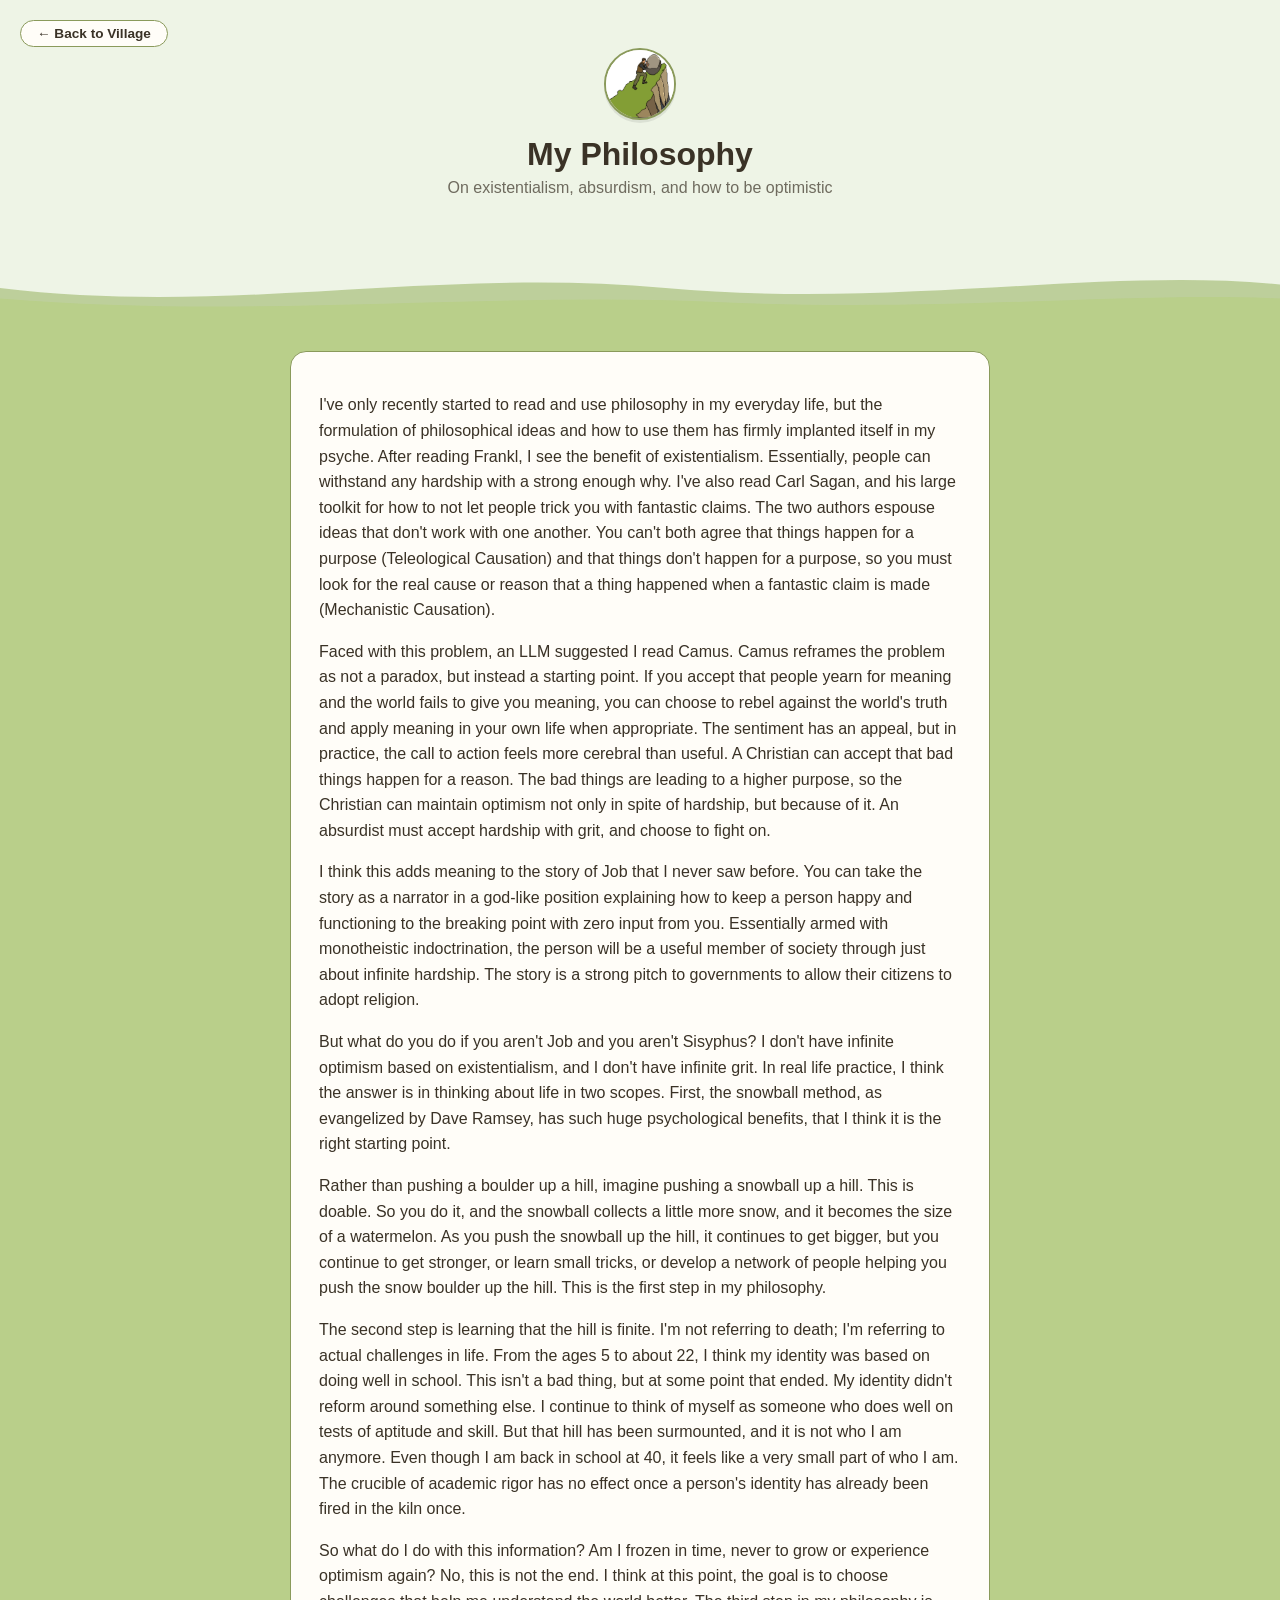
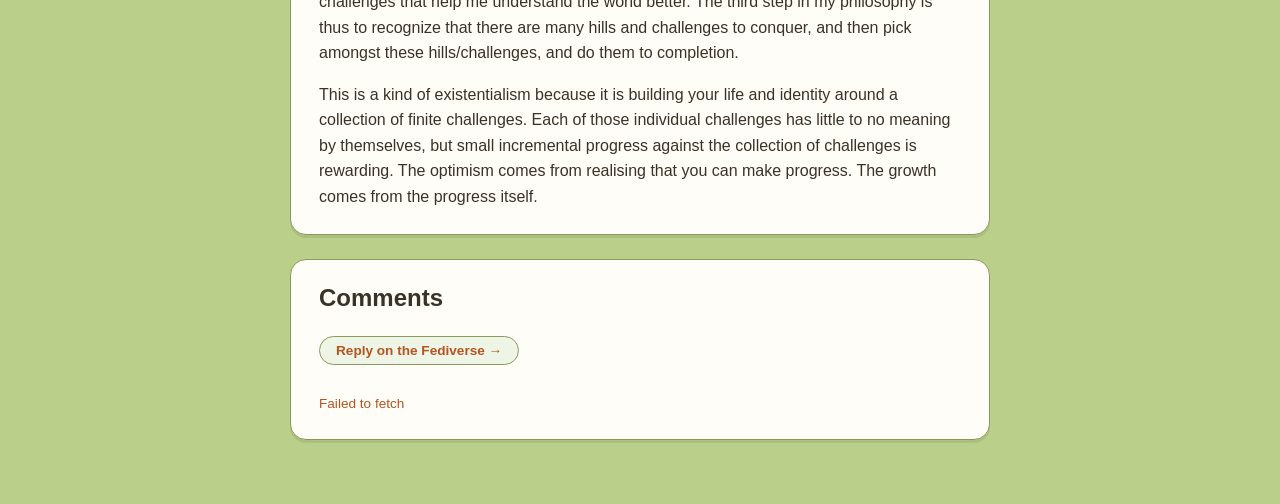
<file: essays/myphilosophy/index.html>
<!doctype html>
<html lang="en">
<head>
<meta charset="UTF-8" />
<meta name="viewport" content="width=device-width, initial-scale=1" />
<title>My Philosophy · My Village</title>
<link rel="stylesheet" href="../../styles/fedicomments.css" />
<style>

  /* palette lifted straight from the village homepage, so this page
     reads as one of its buildings rather than a separate site */
  :root {
    --sky: #eef4e6;
    --hill: #b9cf8a;
    --hill-dark: #9db86a;
    --card-border: #8a9a5b;
    --ink: #3a3226;
    --ink-bg: #fffdf8;
    --accent: #b5541f;
  }

  * { box-sizing: border-box; }

  body {
    margin: 0;
    font-family: "Trebuchet MS", "Segoe UI", sans-serif;
    background: var(--sky);
    color: var(--ink);
  }

  .back {
    position: absolute;
    top: 1.25rem;
    left: 1.25rem;
    z-index: 10;
    display: inline-block;
    padding: 0.3rem 1rem;
    background: var(--ink-bg);
    border: 1px solid var(--card-border);
    border-radius: 999px;
    color: inherit;
    text-decoration: none;
    font-size: 0.85rem;
    font-weight: bold;
  }

  /* ---------- hero ---------- */

  .hero {
    position: relative;
    padding-top: 3rem;
  }

  .hero-inner {
    max-width: 700px;
    margin: 0 auto;
    padding: 0 1.5rem 3.5rem;
    text-align: center;
  }

  .icon-circle {
    width: 72px;
    height: 72px;
    margin: 0 auto 1rem;
    background: var(--ink-bg);
    border: 2px solid var(--card-border);
    border-radius: 50%;
    display: flex;
    align-items: center;
    justify-content: center;
    box-shadow: 0 3px 0 rgba(0, 0, 0, 0.08);
    overflow: hidden;
  }

  .icon-circle img {
    width: 100%;
    height: 100%;
  }

  .hero h1 { margin: 0 0 0.4rem; }
  .hero p.tagline { margin: 0; opacity: 0.7; }

  .hills-divider svg {
    display: block;
    width: 100%;
    height: 70px;
  }
  .hills-divider .hill { fill: var(--hill); }
  .hills-divider .hill.back { fill: var(--hill-dark); opacity: 0.6; }

  /* ---------- content ---------- */

  main {
    margin: 0 auto;
    padding: 0 1.5rem 4rem;
    background: var(--hill);
    margin-top: -2px;
    display: flex;
    flex-direction: column;
    align-items: center;
    padding-top: 30px;
  }

  main > * + * { margin-top: 1.5rem; }

  .card {
    width: 100%;
    max-width: 700px;
    background: var(--ink-bg);
    border: 1px solid var(--card-border);
    border-radius: 16px;
    padding: 1.5rem 1.75rem;
    box-shadow: 0 3px 0 rgba(0, 0, 0, 0.08);
  }

  .card h2 { margin-top: 0; }
  .card p { line-height: 1.6; max-width: 80ch; }
  .card p:last-child { margin-bottom: 0; }

  .card.figure { margin-top: -3rem; position: relative; padding: 0; overflow: hidden; }
  .card.figure img {
    display: block;
    width: 100%;
    height: auto;
    max-height: 340px;
    object-fit: cover;
    object-position: top;
  }
  .card.figure figcaption {
    padding: 0.6rem 1.75rem 0.9rem;
    font-size: 0.85rem;
    opacity: 0.7;
    text-align: center;
  }

</style>
</head>
<body>

<a class="back" href="../../index.html">← Back to Village</a>

<div class="hero">
  <div class="hero-inner">
    <div class="icon-circle">
      <img src="../../icons/sisyphus.jpg" alt="" />
    </div>
    <h1>My Philosophy</h1>
    <p class="tagline">On existentialism, absurdism, and how to be optimistic</p>
  </div>

  <div class="hills-divider">
    <svg viewBox="0 0 1000 100" preserveAspectRatio="none">
      <path class="hill back" d="M0,50 C180,90 340,20 520,50 C700,80 860,20 1000,45 V100 H0 Z"/>
      <path class="hill" d="M0,65 C200,95 380,55 560,70 C740,85 880,55 1000,65 V100 H0 Z"/>
    </svg>
  </div>
</div>

<main>
<!--
  <figure class="card figure">
    <img src="../../icons/sisyphus.jpg" alt="A pixel-art illustration of Sisyphus pushing his boulder up a hill" />
    <figcaption>Sisyphus, pushing something up a hill.</figcaption>
  </figure> -->

  <section class="card">
    <p>
      I've only recently started to read and use philosophy in my everyday life, but the formulation of
      philosophical ideas and how to use them has firmly implanted itself in my psyche. After reading Frankl, I see
      the benefit of existentialism. Essentially, people can withstand any hardship with a strong enough why. I've
      also read Carl Sagan, and his large toolkit for how to not let people trick you with fantastic claims. The
      two authors espouse ideas that don't work with one another. You can't both agree that things happen for a
      purpose (Teleological Causation) and that things don't happen for a purpose, so you must look for the real
      cause or reason that a thing happened when a fantastic claim is made (Mechanistic Causation).
    </p>
    <p>
      Faced with this problem, an LLM suggested I read Camus. Camus reframes the problem as not a paradox, but
      instead a starting point. If you accept that people yearn for meaning and the world fails to give you
      meaning, you can choose to rebel against the world's truth and apply meaning in your own life when
      appropriate. The sentiment has an appeal, but in practice, the call to action feels more cerebral than
      useful. A Christian can accept that bad things happen for a reason. The bad things are leading to a higher
      purpose, so the Christian can maintain optimism not only in spite of hardship, but because of it. An
      absurdist must accept hardship with grit, and choose to fight on.
    </p>
    <p>
      I think this adds meaning to the story of Job that I never saw before. You can take the story as a narrator
      in a god-like position explaining how to keep a person happy and functioning to the breaking point with zero
      input from you. Essentially armed with monotheistic indoctrination, the person will be a useful member of
      society through just about infinite hardship. The story is a strong pitch to governments to allow their
      citizens to adopt religion.
    </p>
    <p>
      But what do you do if you aren't Job and you aren't Sisyphus? I don't have infinite optimism based on
      existentialism, and I don't have infinite grit. In real life practice, I think the answer is in thinking
      about life in two scopes. First, the snowball method, as evangelized by Dave Ramsey, has such huge
      psychological benefits, that I think it is the right starting point.
    </p>
    <p>
      Rather than pushing a boulder up a hill, imagine pushing a snowball up a hill. This is doable. So you do it,
      and the snowball collects a little more snow, and it becomes the size of a watermelon. As you push the
      snowball up the hill, it continues to get bigger, but you continue to get stronger, or learn small tricks, or
      develop a network of people helping you push the snow boulder up the hill. This is the first step in my
      philosophy.
    </p>
    <p>
      The second step is learning that the hill is finite. I'm not referring to death; I'm referring to actual
      challenges in life. From the ages 5 to about 22, I think my identity was based on doing well in school. This
      isn't a bad thing, but at some point that ended. My identity didn't reform around something else. I continue
      to think of myself as someone who does well on tests of aptitude and skill. But that hill has been
      surmounted, and it is not who I am anymore. Even though I am back in school at 40, it feels like a very small
      part of who I am. The crucible of academic rigor has no effect once a person's identity has already been
      fired in the kiln once.
    </p>
    <p>
      So what do I do with this information? Am I frozen in time, never to grow or experience optimism again? No,
      this is not the end. I think at this point, the goal is to choose challenges that help me understand the
      world better. The third step in my philosophy is thus to recognize that there are many hills and challenges
      to conquer, and then pick amongst these hills/challenges, and do them to completion.
    </p>
    <p>
      This is a kind of existentialism because it is building your life and identity around a collection of finite
      challenges. Each of those individual challenges has little to no meaning by themselves, but small incremental
      progress against the collection of challenges is rewarding. The optimism comes from realising that you can
      make progress. The growth comes from the progress itself.
    </p>
  </section>

  <section class="card">
    <h2>Comments</h2>
    <a id="reply" class="reply-link" href="#" target="_blank" rel="noopener">Reply on the Fediverse →</a>
    <div id="comments">
      <p class="comments-loading">Loading comments…</p>
    </div>
    <p id="error" class="comment-error"></p>
  </section>
</main>

<script>
        const id = "117111891019589239";
	document.getElementById("reply").href =`https://theforkiverse.com/@dmillerfork/${id}`
</script>
<script src="../../scripts/fedicomments.js"></script>

</body>
</html>
</file>
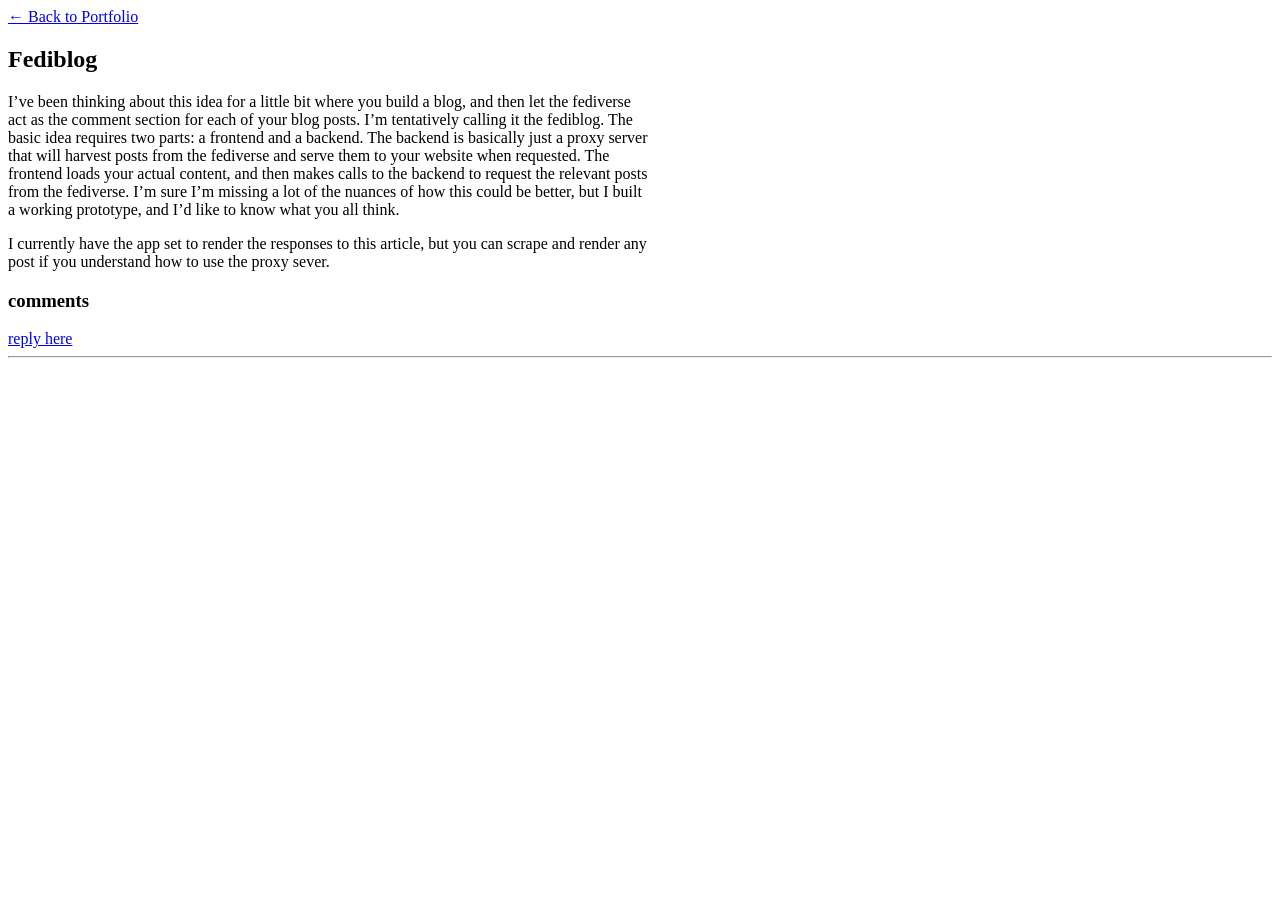
<file: programs/fediblog/index.html>
<!DOCTYPE html>
<html>
<head>
  <meta charset="utf-8">
  <title>Fediblog</title>
<style>
  p {
    max-width: 80ch;
  }
</style>
</head>
<body>
<header>
 <a href="../../">← Back to Portfolio</a>
</header>
<h2>Fediblog</h2>
	<section>
<p>
I’ve been thinking about this idea for a little bit where you build a blog, and then let the fediverse act as the comment section for each of your blog posts. I’m tentatively calling it the fediblog. The basic idea requires two parts: a frontend and a backend. The backend is basically just a proxy server that will harvest posts from the fediverse and serve them to your website when requested. The frontend loads your actual content, and then makes calls to the backend to request the relevant posts from the fediverse. I’m sure I’m missing a lot of the nuances of how this could be better, but I built a working prototype, and I’d like to know what you all think.
</p>
<p>I currently have the app set to render the responses to this article, but you can scrape and render any post if you understand how to use the proxy sever.</p>
</section>
<section>
<h3>comments</h3>
<a href="https://theforkiverse.com/@dmillerfork/116803171941179724">reply here</a>
<hr />
<div id="output"></div>
<script>
    function parseUrl(url) {
      const u = new URL(url);
      const instance = u.hostname;
      const parts = u.pathname.split('/').filter(Boolean);
      const id = parts[parts.length - 1];
      if (!id || isNaN(id)) throw new Error('Could not parse post ID from URL — use the browser to get a valid URL');
      return { instance, id };
    }
    
    async function proxyFetch(url) { 
      const res = await fetch('https://fediproxy.com/proxy?url=' + encodeURIComponent(url));
      if (!res.ok) throw new Error('Fetch failed: ' + res.status);
      const data = await res.json();
      if (data.error) throw new Error('API error: ' + data.error);
      return data;
    }
    
    function renderPost(post, isReply = false) {
      const acct = post.account;
      const date = new Date(post.created_at).toLocaleString();
      return `
        <div class="post${isReply ? ' reply' : ''}">
          <div class="header">
            <img class="avatar" src="${acct.avatar}" alt="" />
            <div>
              <div class="name">${acct.display_name || acct.username}</div>
              <div class="handle">@${acct.acct}</div>
            </div>
          </div>
          <div class="content">${post.content}</div>
          <div class="meta">${date} &middot; ${post.replies_count} replies &middot; ${post.reblogs_count} boosts &middot; ${post.       favourites_count} favorites</div>
        </div>`;
    }
document.addEventListener("DOMContentLoaded", async function () {
    try {
        const instance = "theforkiverse.com";
        const id = "116803171941179724";
        const base = `https://${instance}/api/v1/statuses/${id}`;

        const [post, context] = await Promise.all([
          proxyFetch(base),
          proxyFetch(base + '/context'),
        ]);

        const replies = context.descendants ?? [];
        const repliesHtml = replies.length
          ? `<div class="replies-label">${replies.length} repl${replies.length === 1 ? 'y' : 'ies'}</div>` + replies.map(r =>           renderPost(r, true)).join('')
          : '<p style="color:#999;font-size:13px">No replies yet.</p>';

        document.getElementById('output').innerHTML = renderPost(post) + repliesHtml;
      } catch (err) {
        document.getElementById('error').textContent = err.message;
        document.getElementById('output').innerHTML = '';
      }
    });
</script>
</body>
</html>
</file>
<file: styles/fedicomments.css>
/* ---------- comments (fedicomments.js) ----------
   Relies on the palette custom properties each app page already
   defines on :root: --sky, --hill, --card-border, --ink-bg, --accent */

.reply-link {
  display: inline-block;
  margin: 0.25rem 0 1.25rem;
  padding: 0.4rem 1rem;
  background: var(--sky);
  border: 1px solid var(--card-border);
  border-radius: 999px;
  color: var(--accent);
  text-decoration: none;
  font-size: 0.85rem;
  font-weight: bold;
  transition: transform 0.15s ease;
}
.reply-link:hover { transform: translateY(-2px); }

.comments-loading {
  margin: 0;
  font-size: 0.9rem;
  opacity: 0.6;
}

.comment-error {
  margin: 0.5rem 0 0;
  font-size: 0.85rem;
  color: var(--accent);
}
.comment-error:empty { display: none; }

.replies-label {
  margin: 1.5rem 0 0.75rem;
  font-size: 0.75rem;
  font-weight: bold;
  text-transform: uppercase;
  letter-spacing: 0.04em;
  opacity: 0.55;
}

.post {
  padding: 1.1rem 0;
  border-top: 1px solid var(--hill);
}
.post:first-child { border-top: none; padding-top: 0; }

.post.reply {
  margin-left: 1.25rem;
  padding: 0.9rem 0 0.9rem 1rem;
  border-top: none;
  border-left: 3px solid var(--hill);
}

.post .header {
  display: flex;
  align-items: center;
  gap: 0.6rem;
  margin-bottom: 0.5rem;
}

.post .avatar {
  width: 40px;
  height: 40px;
  border-radius: 50%;
  border: 1px solid var(--card-border);
  object-fit: cover;
  flex-shrink: 0;
}

.post .name { font-size: 0.9rem; font-weight: bold; }
.post .handle { font-size: 0.8rem; opacity: 0.6; }

.post .content {
  font-size: 0.95rem;
  line-height: 1.6;
  overflow-wrap: break-word;
}
.post .content p { margin: 0 0 0.6rem; }
.post .content p:last-child { margin-bottom: 0; }
.post .content a { color: var(--accent); }

.post .meta {
  margin-top: 0.6rem;
  font-size: 0.75rem;
  opacity: 0.55;
}
</file>
